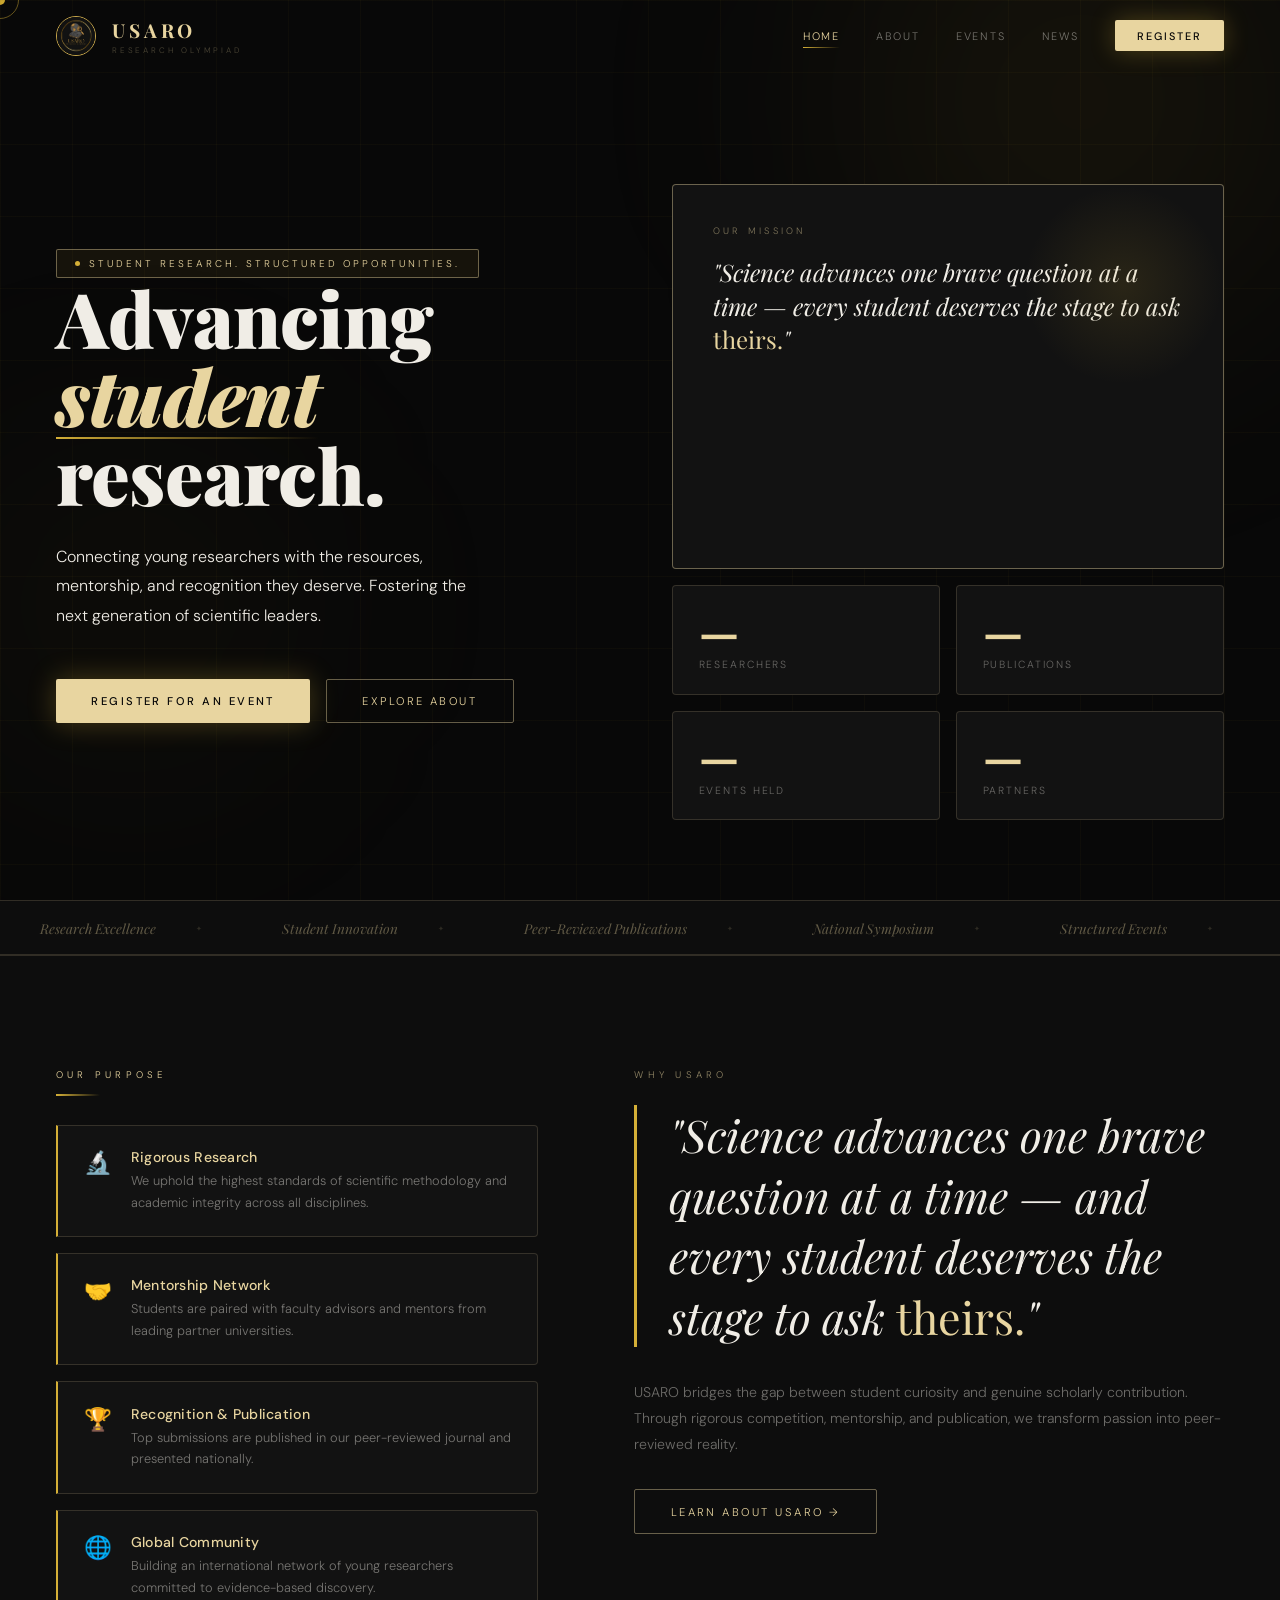
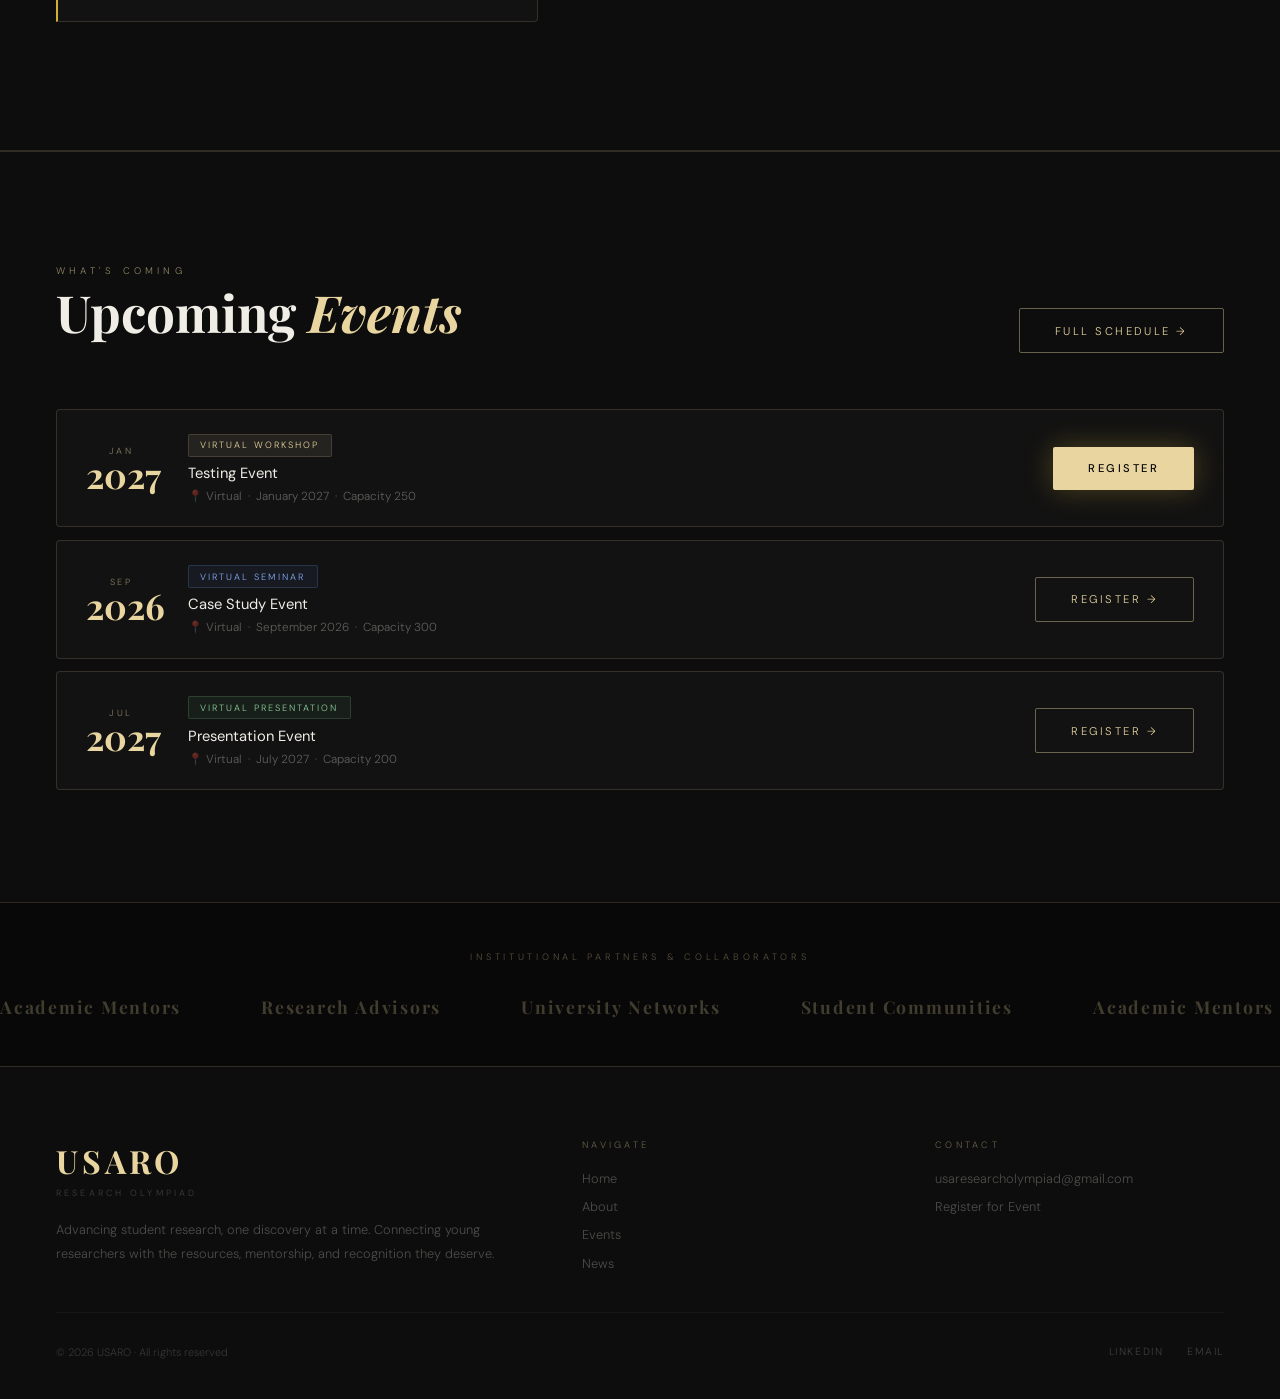
<file: index.html>
<!DOCTYPE html>
<html lang="en">
<head>
  <meta charset="UTF-8">
  <meta name="viewport" content="width=device-width, initial-scale=1.0">
  <title>USARO · Research Olympiad</title>
  <link rel="stylesheet" href="styles.css">
  <style>
    /* ===== HERO ===== */
    #hero {
      min-height: 100vh;
      display: grid;
      grid-template-columns: 1fr 1fr;
      align-items: center;
      gap: 4rem;
      padding: calc(var(--nav-height) + 5rem) 3.5rem 5rem;
      max-width: 1280px;
      margin: 0 auto;
      position: relative;
    }
    .hero-left { position: relative; z-index: 1; }
    .hero-eyebrow {
      display: flex; align-items: center; gap: 1rem;
      margin-bottom: 2rem;
    }
    .hero-eyebrow-line { width: 40px; height: 1px; background: var(--gold-bright); opacity: 0.6; }
    .hero-title {
      font-family: 'Playfair Display', serif;
      font-size: clamp(3.5rem, 6vw, 6rem);
      font-weight: 900;
      line-height: 1.02;
      color: var(--off-white);
      margin-bottom: 1.8rem;
      letter-spacing: -0.01em;
    }
    .hero-title em {
      color: var(--gold);
      font-style: italic;
      position: relative;
      display: inline-block;
    }
    .hero-title em::after {
      content: '';
      position: absolute;
      bottom: -4px; left: 0; right: 0;
      height: 2px;
      background: linear-gradient(90deg, var(--gold-bright), transparent);
    }
    .hero-sub {
      font-size: 1rem;
      opacity: 0.5;
      line-height: 1.85;
      max-width: 420px;
      margin-bottom: 3rem;
    }
    .hero-actions { display: flex; gap: 1rem; flex-wrap: wrap; }

    /* Right side: decorative panel */
    .hero-right {
      position: relative;
      display: flex;
      flex-direction: column;
      gap: 1rem;
      align-self: stretch;
      padding-top: 2rem;
    }
    .hero-card-big {
      background: var(--black-card);
      border: 1px solid var(--gold-border-hi);
      border-radius: 4px;
      padding: 2.5rem;
      position: relative;
      overflow: hidden;
      flex: 1;
    }
    .hero-card-big::before {
      content: '';
      position: absolute;
      top: 0; right: 0;
      width: 200px; height: 200px;
      background: radial-gradient(circle, rgba(212,175,55,0.12) 0%, transparent 70%);
      pointer-events: none;
    }
    .hero-card-big-label {
      font-size: 0.58rem; letter-spacing: 0.35em; text-transform: uppercase;
      color: var(--gold); opacity: 0.5; margin-bottom: 1.2rem;
    }
    .hero-card-big-quote {
      font-family: 'Playfair Display', serif;
      font-size: 1.5rem; font-weight: 400; font-style: italic;
      line-height: 1.4; color: var(--off-white);
    }
    .hero-card-big-quote em { color: var(--gold); font-style: normal; }
    .hero-cards-row { display: grid; grid-template-columns: 1fr 1fr; gap: 1rem; }
    .hero-stat-card {
      background: var(--black-card);
      border: 1px solid var(--gold-border);
      border-radius: 4px;
      padding: 1.4rem 1.6rem;
      transition: border-color 0.25s, box-shadow 0.25s;
    }
    .hero-stat-card:hover {
      border-color: rgba(232,213,160,0.4);
      box-shadow: 0 0 24px rgba(212,175,55,0.08);
    }
    .hero-stat-num {
      font-family: 'Playfair Display', serif;
      font-size: 2.8rem; font-weight: 700;
      color: var(--gold); line-height: 1;
      margin-bottom: 0.3rem;
    }
    .hero-stat-label { font-size: 0.65rem; letter-spacing: 0.18em; text-transform: uppercase; opacity: 0.38; }

    /* ===== MARQUEE STRIP ===== */
    #marquee-strip {
      width: 100%;
      border-top: 1px solid var(--gold-border);
      border-bottom: 1px solid var(--gold-border);
      padding: 1.1rem 0;
      background: var(--black-mid);
      overflow: hidden;
      white-space: nowrap;
    }
    .marquee-track {
      display: flex;
      flex-direction: row;
      align-items: center;
      width: max-content;
      animation: marqueeScroll 32s linear infinite;
    }
    .marquee-track:hover { animation-play-state: paused; }
    .marquee-item {
      font-family: 'Playfair Display', serif;
      font-size: 0.85rem; font-style: italic;
      color: var(--gold); opacity: 0.38;
      white-space: nowrap;
      flex-shrink: 0;
      padding: 0 2.5rem;
      display: inline-flex; align-items: center; gap: 2.5rem;
    }
    .marquee-item::after {
      content: '✦'; font-style: normal; font-size: 0.45rem; opacity: 0.4; flex-shrink: 0;
    }
    @keyframes marqueeScroll {
      from { transform: translateX(0); }
      to   { transform: translateX(-50%); }
    }

    /* ===== MISSION ===== */
    #mission {
      width: 100%;
      background: var(--black-mid);
      border-top: 1px solid var(--gold-border);
      border-bottom: 1px solid var(--gold-border);
    }
    .mission-inner {
      max-width: 1280px; margin: 0 auto;
      padding: 7rem 3.5rem;
      display: grid;
      grid-template-columns: 0.9fr 1.1fr;
      gap: 6rem; align-items: start;
    }
    .mission-number {
      font-family: 'Playfair Display', serif;
      font-size: 10rem; font-weight: 900;
      line-height: 1; color: var(--gold);
      opacity: 0.06; position: absolute;
      top: -2rem; left: -1rem;
      pointer-events: none; select: none;
    }
    .pillar {
      position: relative;
      display: flex; gap: 1.2rem; align-items: flex-start;
      padding: 1.4rem 1.6rem;
      background: var(--black-card);
      border: 1px solid var(--gold-border);
      border-left: 2px solid var(--gold-bright);
      border-radius: 0 4px 4px 0;
      transition: border-color 0.25s, box-shadow 0.3s;
      margin-bottom: 1rem;
    }
    .pillar:hover {
      border-color: var(--gold-border-hi);
      border-left-color: var(--gold-bright);
      box-shadow: 0 0 24px rgba(212,175,55,0.07), -4px 0 0 rgba(212,175,55,0.3);
    }
    .pillar-icon { font-size: 1.4rem; flex-shrink: 0; }
    .pillar-title { font-size: 0.88rem; font-weight: 500; color: var(--gold); margin-bottom: 0.25rem; letter-spacing: 0.02em; }
    .pillar-text  { font-size: 0.8rem; opacity: 0.45; line-height: 1.7; }
    .mission-quote-block { position: sticky; top: 6rem; }
    .mission-big-quote {
      font-family: 'Playfair Display', serif;
      font-size: clamp(2rem, 3.5vw, 3rem);
      font-weight: 400; font-style: italic;
      line-height: 1.35; color: var(--off-white);
      border-left: 3px solid var(--gold-bright);
      padding-left: 2rem;
      margin-bottom: 2rem;
    }
    .mission-big-quote em { color: var(--gold); font-style: normal; }

    /* ===== RESEARCH FEATURED ===== */
    .research-bento {
      display: grid;
      grid-template-columns: 1.4fr 1fr 1fr;
      grid-template-rows: auto auto;
      gap: 1.2rem;
    }
    .r-card {
      background: var(--black-card);
      border: 1px solid var(--gold-border);
      border-radius: 4px; padding: 2rem;
      transition: border-color 0.3s, transform 0.3s, box-shadow 0.3s;
      position: relative; overflow: hidden;
    }
    .r-card::before {
      content: '';
      position: absolute; bottom: 0; right: 0;
      width: 120px; height: 120px;
      background: radial-gradient(circle, rgba(212,175,55,0.06) 0%, transparent 70%);
      pointer-events: none;
    }
    .r-card:hover {
      border-color: rgba(232,213,160,0.4);
      transform: translateY(-4px);
      box-shadow: 0 12px 48px rgba(0,0,0,0.4), 0 0 24px rgba(212,175,55,0.07);
    }
    .r-card.featured { grid-row: span 2; display: flex; flex-direction: column; justify-content: space-between; }
    .r-card-num {
      font-family: 'Playfair Display', serif;
      font-size: 4rem; font-weight: 900; color: var(--gold);
      opacity: 0.08; position: absolute; top: 0.5rem; right: 1rem;
      line-height: 1; pointer-events: none;
    }
    .r-title {
      font-family: 'Playfair Display', serif;
      font-size: 1.2rem; font-weight: 700; line-height: 1.28;
      margin: 0.8rem 0 0.7rem; color: var(--off-white);
    }
    .r-card.featured .r-title { font-size: 1.6rem; }
    .r-abstract { font-size: 0.78rem; opacity: 0.42; line-height: 1.8; margin-bottom: 1.2rem; }
    .r-footer {
      display: flex; justify-content: space-between; align-items: center;
      padding-top: 1rem; border-top: 1px solid rgba(255,255,255,0.05);
      font-size: 0.7rem;
    }
    .r-author { color: var(--gold); opacity: 0.55; }
    .r-year { opacity: 0.28; }

    /* ===== TEAM PREVIEW ===== */
    .team-strip { display: grid; grid-template-columns: repeat(4, 1fr); gap: 1.2rem; }
    .t-card {
      background: var(--black-card);
      border: 1px solid var(--gold-border);
      border-radius: 4px; padding: 1.8rem 1.4rem;
      text-align: center;
      transition: border-color 0.3s, transform 0.3s, box-shadow 0.3s;
      position: relative; overflow: hidden;
    }
    .t-card:hover {
      border-color: rgba(232,213,160,0.38);
      transform: translateY(-4px);
      box-shadow: 0 12px 40px rgba(0,0,0,0.35), 0 0 20px rgba(212,175,55,0.07);
    }
    .t-card::after {
      content: '';
      position: absolute; top: 0; left: 50%; transform: translateX(-50%);
      width: 60%; height: 1px;
      background: linear-gradient(90deg, transparent, var(--gold-bright), transparent);
      opacity: 0; transition: opacity 0.3s;
    }
    .t-card:hover::after { opacity: 0.4; }
    .t-avatar {
      width: 70px; height: 70px; border-radius: 50%;
      background: linear-gradient(135deg, var(--black-raised), var(--slate));
      border: 2px solid rgba(232,213,160,0.2);
      margin: 0 auto 1.1rem;
      display: flex; align-items: center; justify-content: center;
      font-family: 'Playfair Display', serif;
      font-size: 1.5rem; color: var(--gold);
      box-shadow: 0 0 20px rgba(212,175,55,0.1);
    }
    .t-name { font-family: 'Playfair Display', serif; font-size: 1.05rem; color: var(--gold); margin-bottom: 0.25rem; }
    .t-role { font-size: 0.62rem; letter-spacing: 0.16em; text-transform: uppercase; opacity: 0.35; }

    /* ===== EVENTS MINI ===== */
    #event-strip { width: 100%; background: var(--black-mid); border-top: 1px solid var(--gold-border); }
    .event-list { display: flex; flex-direction: column; gap: 0.8rem; margin-top: 2.5rem; }
    .event-row {
      display: grid; grid-template-columns: 70px 1fr auto;
      gap: 2rem; align-items: center;
      padding: 1.4rem 1.8rem;
      background: var(--black-card);
      border: 1px solid var(--gold-border);
      border-radius: 4px;
      transition: border-color 0.25s, box-shadow 0.25s;
    }
    .event-row:hover {
      border-color: rgba(232,213,160,0.32);
      box-shadow: 0 0 24px rgba(212,175,55,0.06);
    }
    .event-date { text-align: center; }
    .event-month { font-size: 0.56rem; letter-spacing: 0.28em; text-transform: uppercase; color: var(--gold); opacity: 0.55; }
    .event-day { font-family: 'Playfair Display', serif; font-size: 2.2rem; color: var(--gold); font-weight: 700; line-height: 1; }
    .event-title { font-size: 0.92rem; font-weight: 400; color: var(--off-white); margin-bottom: 0.3rem; }
    .event-meta-txt { font-size: 0.73rem; opacity: 0.35; }

    /* ===== PARTNERS MARQUEE ===== */
    #partners {
      width: 100%;
      border-top: 1px solid var(--gold-border);
      padding: 3rem 0;
      overflow: hidden;
    }
    .partners-label {
      text-align: center;
      font-size: 0.58rem; letter-spacing: 0.4em; text-transform: uppercase;
      color: var(--gold); opacity: 0.35; margin-bottom: 2rem;
    }
    .partners-scroll { display: flex; gap: 5rem; animation: marqueeScroll 20s linear infinite; white-space: nowrap; }
    .partner-name {
      font-family: 'Playfair Display', serif;
      font-size: 1.1rem; font-weight: 700;
      color: var(--gold); opacity: 0.25;
      letter-spacing: 0.1em;
      transition: opacity 0.25s;
      flex-shrink: 0;
    }
    .partner-name:hover { opacity: 0.7; }

    @media (max-width: 1024px) {
      #hero { grid-template-columns: 1fr; }
      .hero-right { display: none; }
      .research-bento { grid-template-columns: 1fr 1fr; }
      .r-card.featured { grid-row: span 1; }
      .team-strip { grid-template-columns: repeat(2, 1fr); }
      .mission-inner { grid-template-columns: 1fr; gap: 3rem; }
      .mission-quote-block { position: relative; top: 0; }
    }
    @media (max-width: 768px) {
      #hero { padding: calc(var(--nav-height) + 3rem) 1.5rem 4rem; }
      .research-bento { grid-template-columns: 1fr; }
      .team-strip { grid-template-columns: 1fr 1fr; }
      .event-row { grid-template-columns: 60px 1fr; }
      .event-row .btn-outline { display: none; }
    }
  </style>
</head>
<body>

<div id="cursor"></div>
<div id="cursor-ring"></div>
<div class="grid-bg"></div>
<div class="orb orb-1"></div>
<div class="orb orb-2"></div>

<!-- NAV -->
<nav id="nav">
  <a href="index.html" class="nav-brand">
    <img src="USARO LOGO.png" alt="USARO" class="nav-logo-img">
    <div>
      <span class="nav-wordmark-main">USARO</span>
      <span class="nav-wordmark-sub">Research Olympiad</span>
    </div>
  </a>
  <div class="nav-links">
    <a href="index.html">Home</a>
    <a href="about.html">About</a>
    <a href="events.html">Events</a>
    <a href="news.html">News</a>
    <a href="events.html#register" class="nav-cta">Register</a>
  </div>
  <button id="hamburger" aria-label="Menu">☰</button>
</nav>
<div class="mobile-menu" id="mobile-menu">
  <a href="index.html">Home</a>
  <a href="about.html">About</a>
  <a href="events.html">Events</a>
  <a href="news.html">News</a>
  <a href="events.html#register">Register</a>
</div>

<!-- HERO -->
<div id="hero">
  <div class="hero-left">
    <div class="nsri-badge hero-animate"><div class="nsri-dot"></div> Student research. Structured opportunities.</div>
    <h1 class="hero-title hero-animate">
      Advancing<br><em>student</em><br>research.
    </h1>
    <p class="hero-sub hero-animate">
      Connecting young researchers with the resources, mentorship, and recognition they deserve. Fostering the next generation of scientific leaders.
    </p>
    <div class="hero-actions hero-animate">
      <a href="events.html#register" class="btn-primary">Register for an Event</a>
      <a href="about.html" class="btn-outline">Explore About</a>
    </div>
  </div>
  <div class="hero-right hero-animate">
    <div class="hero-card-big">
      <div class="hero-card-big-label">Our Mission</div>
      <div class="hero-card-big-quote">
        "Science advances one brave question at a time — every student deserves the stage to ask <em>theirs.</em>"
      </div>
    </div>
    <div class="hero-cards-row">
      <div class="hero-stat-card">
        <div class="hero-stat-num count-up" data-count="0">—</div>
        <div class="hero-stat-label">Researchers</div>
      </div>
      <div class="hero-stat-card">
        <div class="hero-stat-num count-up" data-count="0">—</div>
        <div class="hero-stat-label">Publications</div>
      </div>
      <div class="hero-stat-card">
        <div class="hero-stat-num count-up" data-count="0">—</div>
        <div class="hero-stat-label">Events Held</div>
      </div>
      <div class="hero-stat-card">
        <div class="hero-stat-num count-up" data-count="0">—</div>
        <div class="hero-stat-label">Partners</div>
      </div>
    </div>
  </div>
</div>

<!-- MARQUEE STRIP -->
<div id="marquee-strip">
  <div class="marquee-track">
    <span class="marquee-item">Research Excellence</span>
    <span class="marquee-item">Student Innovation</span>
    <span class="marquee-item">Peer-Reviewed Publications</span>
    <span class="marquee-item">National Symposium</span>
    <span class="marquee-item">Structured Events</span>
    <span class="marquee-item">Mentorship Network</span>
    <span class="marquee-item">Scientific Discovery</span>
    <span class="marquee-item">Academic Integrity</span>
    <span class="marquee-item">Research Excellence</span>
    <span class="marquee-item">Student Innovation</span>
    <span class="marquee-item">Peer-Reviewed Publications</span>
    <span class="marquee-item">National Symposium</span>
    <span class="marquee-item">Structured Events</span>
    <span class="marquee-item">Mentorship Network</span>
    <span class="marquee-item">Scientific Discovery</span>
    <span class="marquee-item">Academic Integrity</span>
  </div>
</div>

<!-- MISSION -->
<div id="mission">
  <div class="mission-inner">
    <div>
      <div class="section-label reveal">Our Purpose</div>
      <div class="gold-line reveal"></div>
      <div class="pillars">
        <div class="pillar reveal reveal-delay-1">
          <div class="pillar-icon">🔬</div>
          <div><div class="pillar-title">Rigorous Research</div><div class="pillar-text">We uphold the highest standards of scientific methodology and academic integrity across all disciplines.</div></div>
        </div>
        <div class="pillar reveal reveal-delay-2">
          <div class="pillar-icon">🤝</div>
          <div><div class="pillar-title">Mentorship Network</div><div class="pillar-text">Students are paired with faculty advisors and mentors from leading partner universities.</div></div>
        </div>
        <div class="pillar reveal reveal-delay-3">
          <div class="pillar-icon">🏆</div>
          <div><div class="pillar-title">Recognition & Publication</div><div class="pillar-text">Top submissions are published in our peer-reviewed journal and presented nationally.</div></div>
        </div>
        <div class="pillar reveal reveal-delay-4">
          <div class="pillar-icon">🌐</div>
          <div><div class="pillar-title">Global Community</div><div class="pillar-text">Building an international network of young researchers committed to evidence-based discovery.</div></div>
        </div>
      </div>
    </div>
    <div class="mission-quote-block reveal reveal-delay-2">
      <div class="section-label" style="margin-bottom:1.5rem;">Why USARO</div>
      <blockquote class="mission-big-quote">
        "Science advances one brave question at a time — and every student deserves the stage to ask <em>theirs.</em>"
      </blockquote>
      <p style="font-size:0.88rem;opacity:0.42;line-height:1.85;margin-bottom:2rem;">
        USARO bridges the gap between student curiosity and genuine scholarly contribution. Through rigorous competition, mentorship, and publication, we transform passion into peer-reviewed reality.
      </p>
      <a href="about.html" class="btn-outline">Learn About USARO →</a>
    </div>
  </div>
</div>

<!-- FEATURED RESEARCH
<section>
  <div class="section-header reveal">
    <div>
      <div class="section-label">Featured Research</div>
      <h2 class="section-title">Recent <em>Publications</em></h2>
    </div>
    <a href="about.html" class="btn-outline">About USARO →</a>
  </div>
  <div class="research-bento">
    <div class="r-card featured reveal">
      <div class="r-card-num">01</div>
      <div>
        <span class="tag">Mathematical Epidemiology</span>
        <h3 class="r-title"><a href="https://arxiv.org/pdf/2103.00181" target="_blank" rel="noreferrer">Analysis, Prediction, and Control of Epidemics: A Survey from Scalar to Dynamic Network Models</a></h3>
        <p class="r-abstract">This survey reviews epidemic dynamics from classic population systems to modern network models, showing how mathematical tools inform prediction, control, and public-health strategy.</p>
        <div class="r-footer">
          <span class="r-author">Lorenzo Zino and Ming Cao</span>
          <span class="r-year">2021</span>
        </div>
      </div>
      <a href="https://arxiv.org/pdf/2103.00181" target="_blank" rel="noreferrer" class="btn-ghost" style="margin-top:1.5rem;">Read Paper →</a>
    </div>
    <div class="r-card reveal reveal-delay-1">
      <div class="r-card-num">02</div>
      <span class="tag">Economic Studies</span>
      <h3 class="r-title"><a href="https://www.aeaweb.org/articles?id=10.1257/pandp.20261000" target="_blank" rel="noreferrer">Where Are the Streets of Gold, and Why? A New Approach to Cross-Country Analysis and an Application to Immigrant Assimilation</a></h3>
      <p class="r-abstract">A new approach to cross-country analysis reveals how educational and vocational institutions shape immigrant upward mobility across the Anglosphere and continental Europe.</p>
      <div class="r-footer"><span class="r-author">Ran Abramitzky and Leah Boustan</span><span class="r-year">2026</span></div>
    </div>
    <div class="r-card reveal reveal-delay-2">
      <div class="r-card-num">03</div>
      <span class="tag">Network Security</span>
      <h3 class="r-title"><a href="https://link.springer.com/content/pdf/10.1007/0-387-34805-0_5.pdf" target="_blank" rel="noreferrer">The use of Encryption in Kerberos for Network Authentication</a></h3>
      <p class="r-abstract">This paper describes how Kerberos uses private-key encryption and a trusted third party to authenticate users and services securely across untrusted networks.</p>
      <div class="r-footer"><span class="r-author">John T. Kohl</span><span class="r-year">1990</span></div>
    </div>
    <div class="r-card reveal reveal-delay-3">
      <div class="r-card-num">04</div>
      <span class="tag">AI Economics</span>
      <h3 class="r-title"><a href="https://www.nber.org/books-and-chapters/economics-transformative-ai/introduction-economics-transformative-ai" target="_blank" rel="noreferrer">The Economics of Transformative AI</a></h3>
      <p class="r-abstract">This work outlines how transformative AI reshapes economic growth, innovation, and labor markets while highlighting the need for frameworks that balance opportunity and systemic risk.</p>
      <div class="r-footer"><span class="r-author">Ajay K. Agrawal, Erik Brynjolfsson & Anton Korinek</span><span class="r-year">2025</span></div>
    </div>
  </div>
</section>
 -->
<!-- EVENTS STRIP -->
<div id="event-strip">
<section style="padding-top:0;padding-bottom:0;">
  <div style="padding:7rem 0;">
    <div class="section-header reveal">
      <div>
        <div class="section-label">What's Coming</div>
        <h2 class="section-title">Upcoming <em>Events</em></h2>
      </div>
      <a href="events.html" class="btn-outline">Full Schedule →</a>
    </div>
    <div class="event-list">
      <div class="event-row reveal reveal-delay-1">
        <div class="event-date"><div class="event-month">JAN</div><div class="event-day">2027</div></div>
        <div>
          <div style="margin-bottom:0.4rem;"><span class="tag">Virtual Workshop</span></div>
          <div class="event-title">Testing Event</div>
          <div class="event-meta-txt">📍 Virtual &nbsp;·&nbsp; January 2027 &nbsp;·&nbsp; Capacity 250</div>
        </div>
        <a href="events.html#register" class="btn-primary">Register</a>
      </div>
      <div class="event-row reveal reveal-delay-2">
        <div class="event-date"><div class="event-month">SEP</div><div class="event-day">2026</div></div>
        <div>
          <div style="margin-bottom:0.4rem;"><span class="tag tag-blue">Virtual Seminar</span></div>
          <div class="event-title">Case Study Event</div>
          <div class="event-meta-txt">📍 Virtual &nbsp;·&nbsp; September 2026 &nbsp;·&nbsp; Capacity 300</div>
        </div>
        <a href="events.html#register" class="btn-outline">Register →</a>
      </div>
      <div class="event-row reveal reveal-delay-3">
        <div class="event-date"><div class="event-month">JUL</div><div class="event-day">2027</div></div>
        <div>
          <div style="margin-bottom:0.4rem;"><span class="tag tag-green">Virtual Presentation</span></div>
          <div class="event-title">Presentation Event</div>
          <div class="event-meta-txt">📍 Virtual &nbsp;·&nbsp; July 2027 &nbsp;·&nbsp; Capacity 200</div>
        </div>
        <a href="events.html#register" class="btn-outline">Register →</a>
      </div>
    </div>
  </div>
</section>
</div>

<!-- PARTNERS -->
<div id="partners">
  <div class="partners-label">Institutional Partners & Collaborators</div>
  <div style="overflow:hidden;">
    <div class="partners-scroll">
      <span class="partner-name">Academic Mentors</span>
      <span class="partner-name">Research Advisors</span>
      <span class="partner-name">University Networks</span>
      <span class="partner-name">Student Communities</span>
      <span class="partner-name">Academic Mentors</span>
      <span class="partner-name">Research Advisors</span>
      <span class="partner-name">University Networks</span>
      <span class="partner-name">Student Communities</span>
    </div>
  </div>
</div>

<!-- FOOTER -->
<footer id="footer">
  <div class="footer-inner">
    <div>
      <div class="footer-brand-name">USARO</div>
      <div class="footer-brand-sub">Research Olympiad</div>
      <p class="footer-desc">Advancing student research, one discovery at a time. Connecting young researchers with the resources, mentorship, and recognition they deserve.</p>
    </div>
    <div>
      <div class="footer-col-title">Navigate</div>
      <div class="footer-col-links">
        <a href="index.html">Home</a>
        <a href="about.html">About</a>
        <a href="events.html">Events</a>
        <a href="news.html">News</a>
      </div>
    </div>
    <div>
      <div class="footer-col-title">Contact</div>
      <div class="footer-col-links">
        <a href="mailto:usaresearcholympiad@gmail.com">usaresearcholympiad@gmail.com</a>
        <a href="events.html#register">Register for Event</a>
      </div>
    </div>
  </div>
  <div class="footer-bottom">
    <span class="footer-copy">© 2026 USARO · All rights reserved</span>
    <div class="footer-social">
      <a href="https://www.linkedin.com/company/usaro-research-olympiad/" target="_blank" rel="noreferrer">LinkedIn</a>
      <a href="mailto:usaresearcholympiad@gmail.com">Email</a>
    </div>
  </div>
</footer>

<script src="app.js"></script>
</body>
</html>
</file>
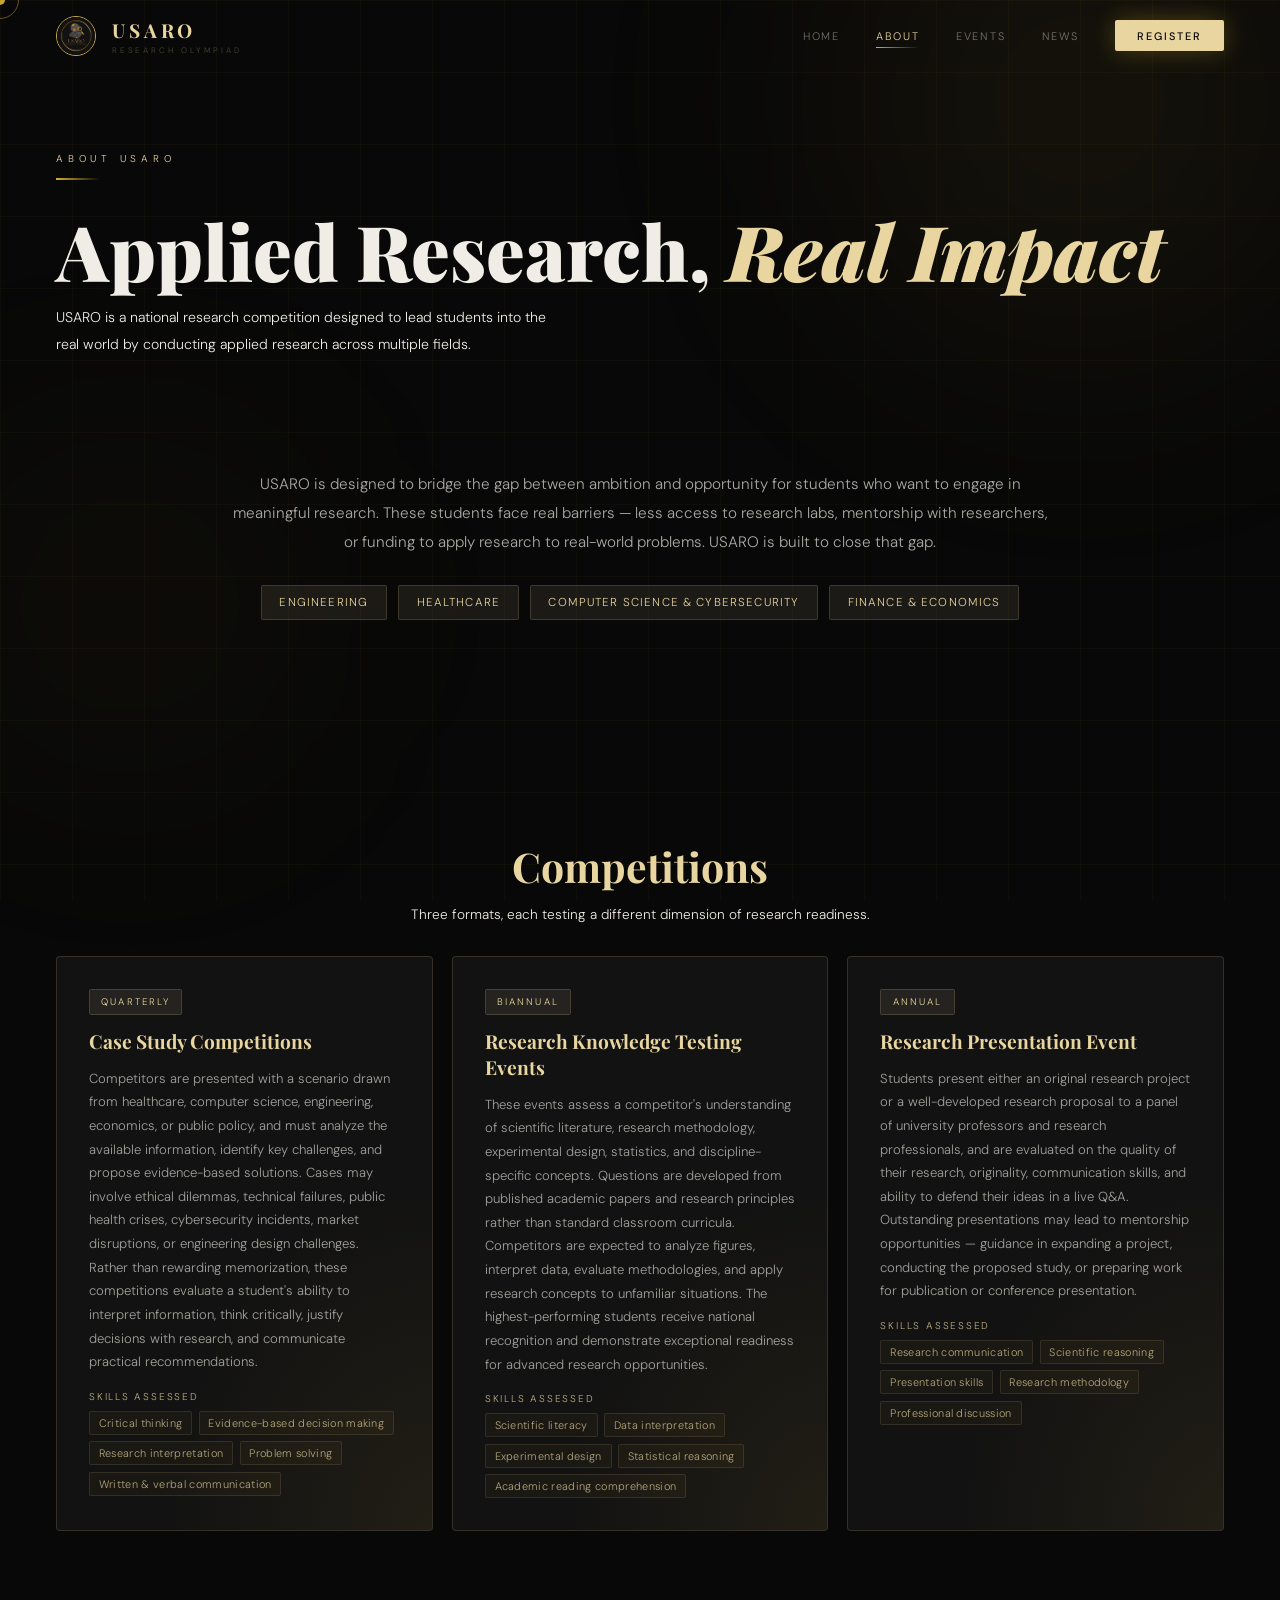
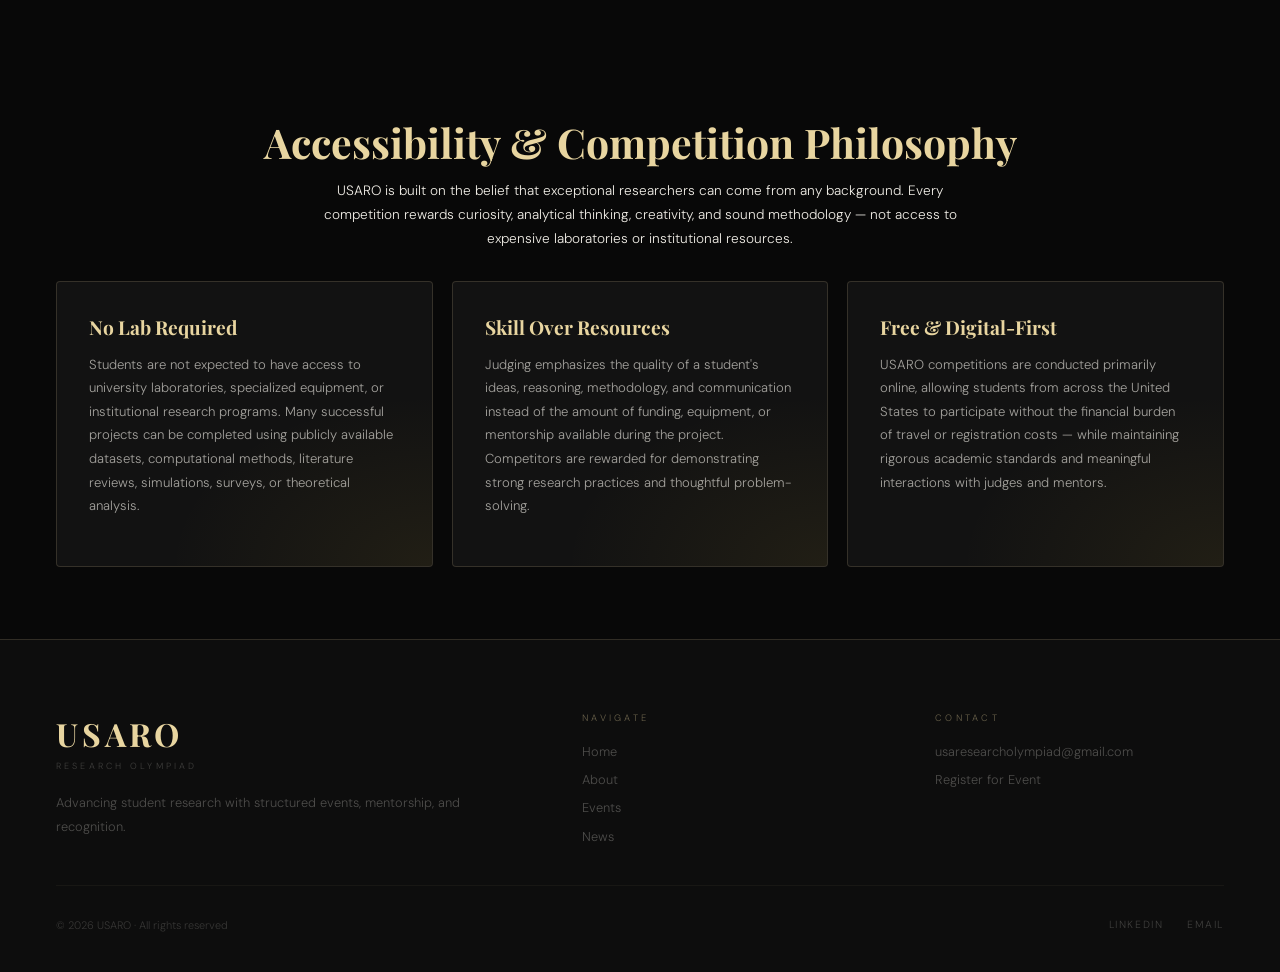
<file: about.html>
<!DOCTYPE html>
<html lang="en">
<head>
  <meta charset="UTF-8">
  <meta name="viewport" content="width=device-width, initial-scale=1.0">
  <title>About · USARO</title>
  <link rel="stylesheet" href="styles.css">
  <style>
    .about-grid {
      display: grid;
      grid-template-columns: repeat(3, 1fr);
      gap: 1.2rem;
    }
    .about-card {
      background: var(--black-card);
      border: 1px solid var(--gold-border);
      border-radius: 4px;
      padding: 2rem;
      position: relative;
      overflow: hidden;
      transition: border-color 0.3s, transform 0.3s, box-shadow 0.3s;
    }
    .about-card::before {
      content: '';
      position: absolute;
      inset: 0;
      background: radial-gradient(ellipse 70% 60% at 100% 100%, rgba(212,175,55,0.08), transparent);
      pointer-events: none;
    }
    .about-card:hover {
      border-color: rgba(232,213,160,0.4);
      transform: translateY(-4px);
      box-shadow: 0 12px 42px rgba(0,0,0,0.35), 0 0 24px rgba(212,175,55,0.06);
    }
    .about-card h3 {
      font-family: 'Playfair Display', serif;
      font-size: 1.2rem;
      color: var(--gold);
      margin-bottom: 0.8rem;
    }
    .about-card p {
      font-size: 0.82rem;
      opacity: 0.65;
      line-height: 1.8;
      margin-bottom: 1rem;
    }
    .about-card .pill {
      display: inline-block;
      font-size: 0.6rem;
      letter-spacing: 0.22em;
      text-transform: uppercase;
      color: var(--gold);
      background: var(--gold-dim);
      border: 1px solid var(--gold-border);
      padding: 0.35rem 0.7rem;
      border-radius: 2px;
      margin-bottom: 0.8rem;
    }

    /* Skills list inside competition cards */
    .skills-label {
      font-size: 0.62rem;
      letter-spacing: 0.18em;
      text-transform: uppercase;
      color: var(--gold);
      opacity: 0.8;
      margin-bottom: 0.5rem;
    }
    .skills-list {
      list-style: none;
      padding: 0;
      margin: 0;
      display: flex;
      flex-wrap: wrap;
      gap: 0.4rem;
    }
    .skills-list li {
      font-size: 0.68rem;
      letter-spacing: 0.03em;
      color: var(--gold);
      opacity: 0.75;
      background: rgba(212,175,55,0.06);
      border: 1px solid var(--gold-border);
      padding: 0.25rem 0.55rem;
      border-radius: 2px;
    }

    /* Mission / intro section */
    .mission-block {
      max-width: 820px;
      margin: 0 auto 1.8rem;
      text-align: center;
    }
    .mission-block p {
      font-size: 0.95rem;
      line-height: 1.9;
      opacity: 0.7;
      margin-bottom: 1.2rem;
    }

    /* Field tags */
    .fields-row {
      display: flex;
      flex-wrap: wrap;
      justify-content: center;
      gap: 0.7rem;
      margin-bottom: 2.2rem;
    }
    .field-tag {
      font-size: 0.72rem;
      letter-spacing: 0.1em;
      text-transform: uppercase;
      color: var(--gold);
      border: 1px solid var(--gold-border);
      background: var(--gold-dim);
      padding: 0.55rem 1.1rem;
      border-radius: 2px;
    }

    .section-heading {
      font-family: 'Playfair Display', serif;
      font-size: clamp(1.8rem, 3.2vw, 2.6rem);
      text-align: center;
      color: var(--gold);
      margin-bottom: 0.6rem;
    }
    .section-subdesc {
      text-align: center;
      font-size: 0.85rem;
      opacity: 0.55;
      max-width: 640px;
      margin: 0 auto 1.8rem;
      line-height: 1.8;
    }

    .section-spacer {
      margin-top: 2.5rem;
    }

    .page-hero {
      padding-bottom: 2.5rem;
    }

    section {
      padding-top: 4.5rem;
      padding-bottom: 4.5rem;
    }

    @media (max-width: 900px) {
      .about-grid { grid-template-columns: 1fr; }
    }
  </style>
</head>
<body>
<div id="cursor"></div><div id="cursor-ring"></div>
<div class="grid-bg"></div><div class="orb orb-1"></div><div class="orb orb-2"></div>

<nav id="nav">
  <a href="index.html" class="nav-brand">
    <img src="USARO LOGO.png" alt="USARO" class="nav-logo-img">
    <div><span class="nav-wordmark-main">USARO</span><span class="nav-wordmark-sub">Research Olympiad</span></div>
  </a>
  <div class="nav-links">
    <a href="index.html">Home</a>
    <a href="about.html" class="active">About</a>
    <a href="events.html">Events</a>
    <a href="news.html">News</a>
    <a href="events.html#register" class="nav-cta">Register</a>
  </div>
  <button id="hamburger" aria-label="Menu">☰</button>
</nav>
<div class="mobile-menu" id="mobile-menu">
  <a href="index.html">Home</a>
  <a href="about.html">About</a>
  <a href="events.html">Events</a>
  <a href="news.html">News</a>
  <a href="events.html#register">Register</a>
</div>

<div class="page-hero">
  <div class="eyebrow hero-animate">About USARO</div>
  <div class="gold-line"></div>
  <h1 class="section-title hero-animate" style="font-size:clamp(2.8rem,6vw,5.5rem);font-family:'Playfair Display',serif;font-weight:900;">
    Applied Research, <em>Real Impact</em>
  </h1>
  <p class="section-desc hero-animate">USARO is a national research competition designed to lead students into the real world by conducting applied research across multiple fields.</p>
</div>

<section>
  <div class="mission-block reveal">
    <p>USARO is designed to bridge the gap between ambition and opportunity for students who want to engage in meaningful research. These students face real barriers &mdash; less access to research labs, mentorship with researchers, or funding to apply research to real-world problems. USARO is built to close that gap.</p>
  </div>

  <div class="fields-row reveal">
    <span class="field-tag">Engineering</span>
    <span class="field-tag">Healthcare</span>
    <span class="field-tag">Computer Science &amp; Cybersecurity</span>
    <span class="field-tag">Finance &amp; Economics</span>
  </div>
</section>

<section class="section-spacer">
  <h2 class="section-heading reveal">Competitions</h2>
  <p class="section-subdesc reveal">Three formats, each testing a different dimension of research readiness.</p>

  <div class="about-grid">
    <div class="about-card reveal">
      <span class="pill">Quarterly</span>
      <h3>Case Study Competitions</h3>
      <p>Competitors are presented with a scenario drawn from healthcare, computer science, engineering, economics, or public policy, and must analyze the available information, identify key challenges, and propose evidence-based solutions. Cases may involve ethical dilemmas, technical failures, public health crises, cybersecurity incidents, market disruptions, or engineering design challenges. Rather than rewarding memorization, these competitions evaluate a student's ability to interpret information, think critically, justify decisions with research, and communicate practical recommendations.</p>
      <div class="skills-label">Skills Assessed</div>
      <ul class="skills-list">
        <li>Critical thinking</li>
        <li>Evidence-based decision making</li>
        <li>Research interpretation</li>
        <li>Problem solving</li>
        <li>Written &amp; verbal communication</li>
      </ul>
    </div>

    <div class="about-card reveal reveal-delay-1">
      <span class="pill">Biannual</span>
      <h3>Research Knowledge Testing Events</h3>
      <p>These events assess a competitor's understanding of scientific literature, research methodology, experimental design, statistics, and discipline-specific concepts. Questions are developed from published academic papers and research principles rather than standard classroom curricula. Competitors are expected to analyze figures, interpret data, evaluate methodologies, and apply research concepts to unfamiliar situations. The highest-performing students receive national recognition and demonstrate exceptional readiness for advanced research opportunities.</p>
      <div class="skills-label">Skills Assessed</div>
      <ul class="skills-list">
        <li>Scientific literacy</li>
        <li>Data interpretation</li>
        <li>Experimental design</li>
        <li>Statistical reasoning</li>
        <li>Academic reading comprehension</li>
      </ul>
    </div>

    <div class="about-card reveal reveal-delay-2">
      <span class="pill">Annual</span>
      <h3>Research Presentation Event</h3>
      <p>Students present either an original research project or a well-developed research proposal to a panel of university professors and research professionals, and are evaluated on the quality of their research, originality, communication skills, and ability to defend their ideas in a live Q&amp;A. Outstanding presentations may lead to mentorship opportunities &mdash; guidance in expanding a project, conducting the proposed study, or preparing work for publication or conference presentation.</p>
      <div class="skills-label">Skills Assessed</div>
      <ul class="skills-list">
        <li>Research communication</li>
        <li>Scientific reasoning</li>
        <li>Presentation skills</li>
        <li>Research methodology</li>
        <li>Professional discussion</li>
      </ul>
    </div>
  </div>
</section>

<section class="section-spacer">
  <h2 class="section-heading reveal">Accessibility &amp; Competition Philosophy</h2>
  <p class="section-subdesc reveal">USARO is built on the belief that exceptional researchers can come from any background. Every competition rewards curiosity, analytical thinking, creativity, and sound methodology &mdash; not access to expensive laboratories or institutional resources.</p>

  <div class="about-grid">
    <div class="about-card reveal">
      <h3>No Lab Required</h3>
      <p>Students are not expected to have access to university laboratories, specialized equipment, or institutional research programs. Many successful projects can be completed using publicly available datasets, computational methods, literature reviews, simulations, surveys, or theoretical analysis.</p>
    </div>

    <div class="about-card reveal reveal-delay-1">
      <h3>Skill Over Resources</h3>
      <p>Judging emphasizes the quality of a student's ideas, reasoning, methodology, and communication instead of the amount of funding, equipment, or mentorship available during the project. Competitors are rewarded for demonstrating strong research practices and thoughtful problem-solving.</p>
    </div>

    <div class="about-card reveal reveal-delay-2">
      <h3>Free &amp; Digital-First</h3>
      <p>USARO competitions are conducted primarily online, allowing students from across the United States to participate without the financial burden of travel or registration costs &mdash; while maintaining rigorous academic standards and meaningful interactions with judges and mentors.</p>
    </div>
  </div>
</section>

<footer id="footer">
  <div class="footer-inner">
    <div>
      <div class="footer-brand-name">USARO</div>
      <div class="footer-brand-sub">Research Olympiad</div>
      <p class="footer-desc">Advancing student research with structured events, mentorship, and recognition.</p>
    </div>
    <div>
      <div class="footer-col-title">Navigate</div>
      <div class="footer-col-links">
        <a href="index.html">Home</a>
        <a href="about.html">About</a>
        <a href="events.html">Events</a>
        <a href="news.html">News</a>
      </div>
    </div>
    <div>
      <div class="footer-col-title">Contact</div>
      <div class="footer-col-links">
        <a href="mailto:usaresearcholympiad@gmail.com">usaresearcholympiad@gmail.com</a>
        <a href="events.html#register">Register for Event</a>
      </div>
    </div>
  </div>
  <div class="footer-bottom">
    <span class="footer-copy">© 2026 USARO · All rights reserved</span>
    <div class="footer-social">
      <a href="https://www.linkedin.com/company/usaro-research-olympiad/" target="_blank" rel="noreferrer">LinkedIn</a>
      <a href="mailto:usaresearcholympiad@gmail.com">Email</a>
    </div>
  </div>
</footer>

<script src="app.js"></script>
</body>
</html>
</file>
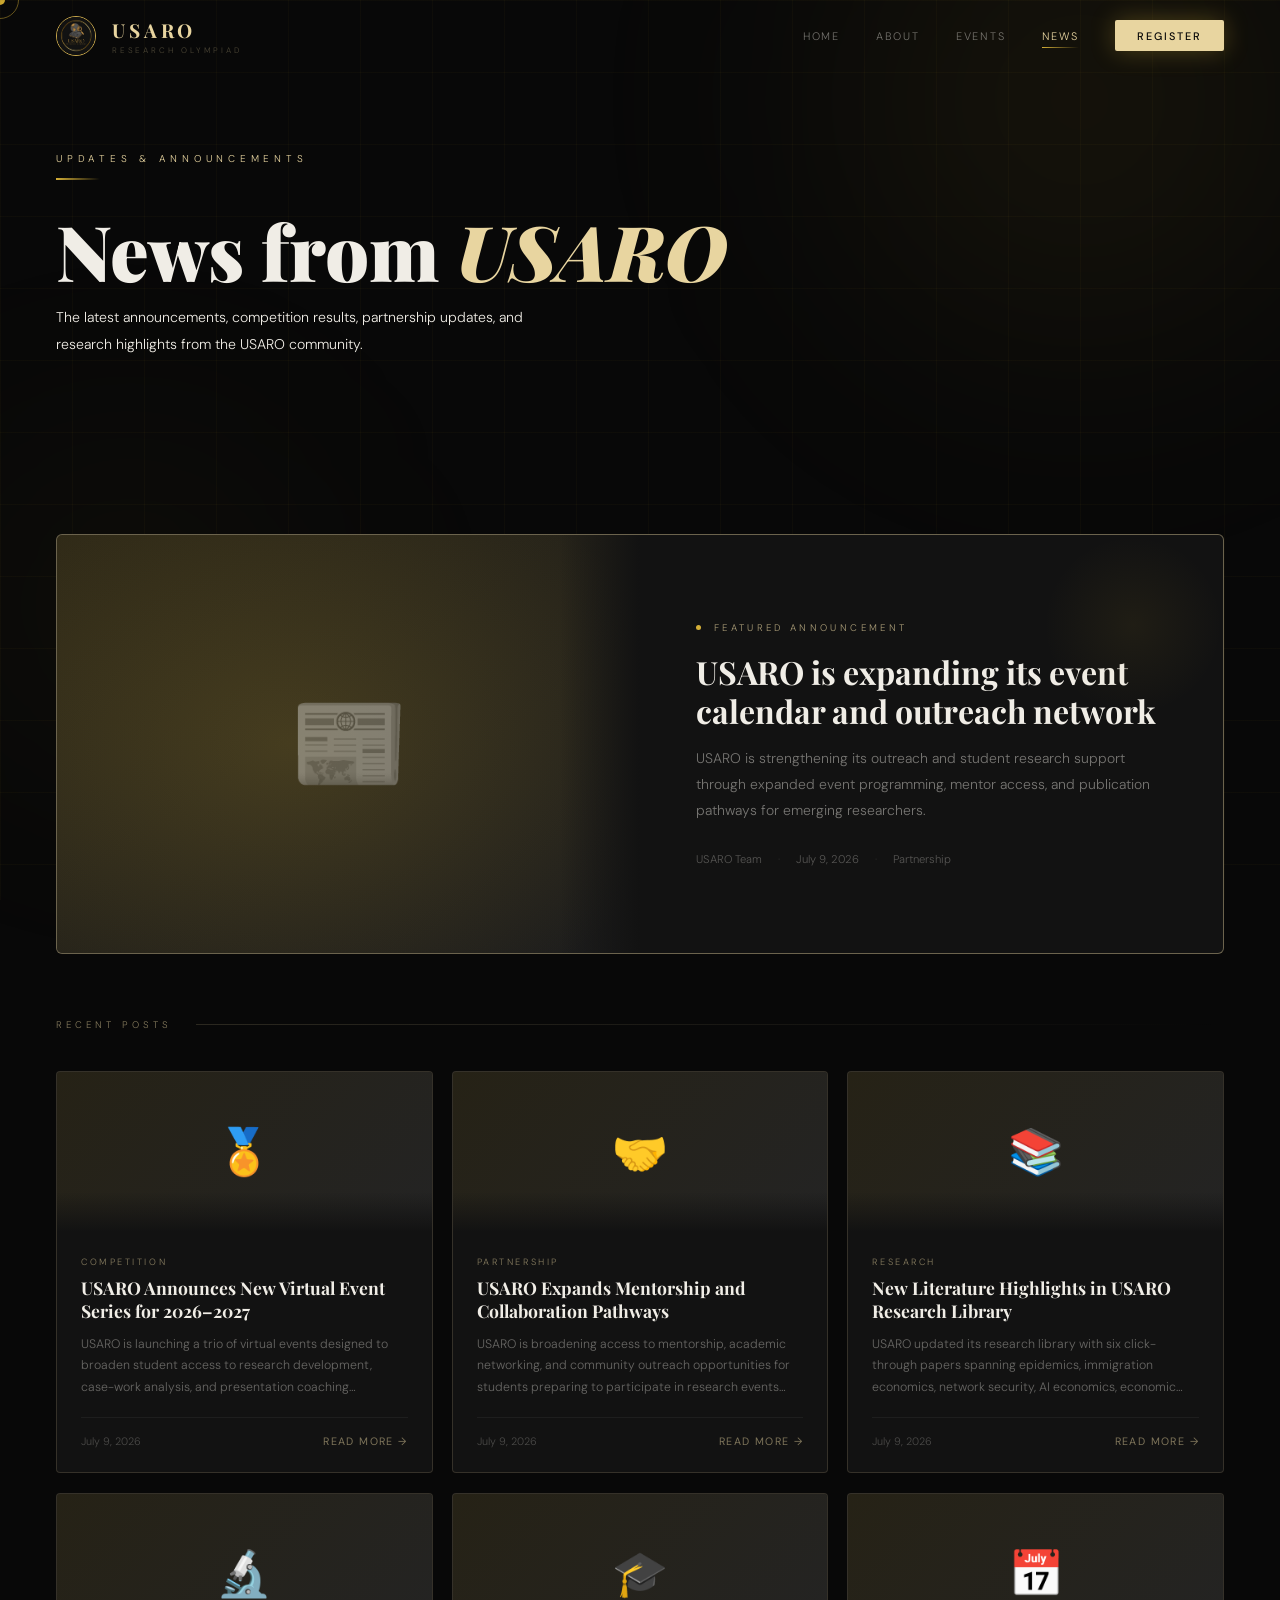
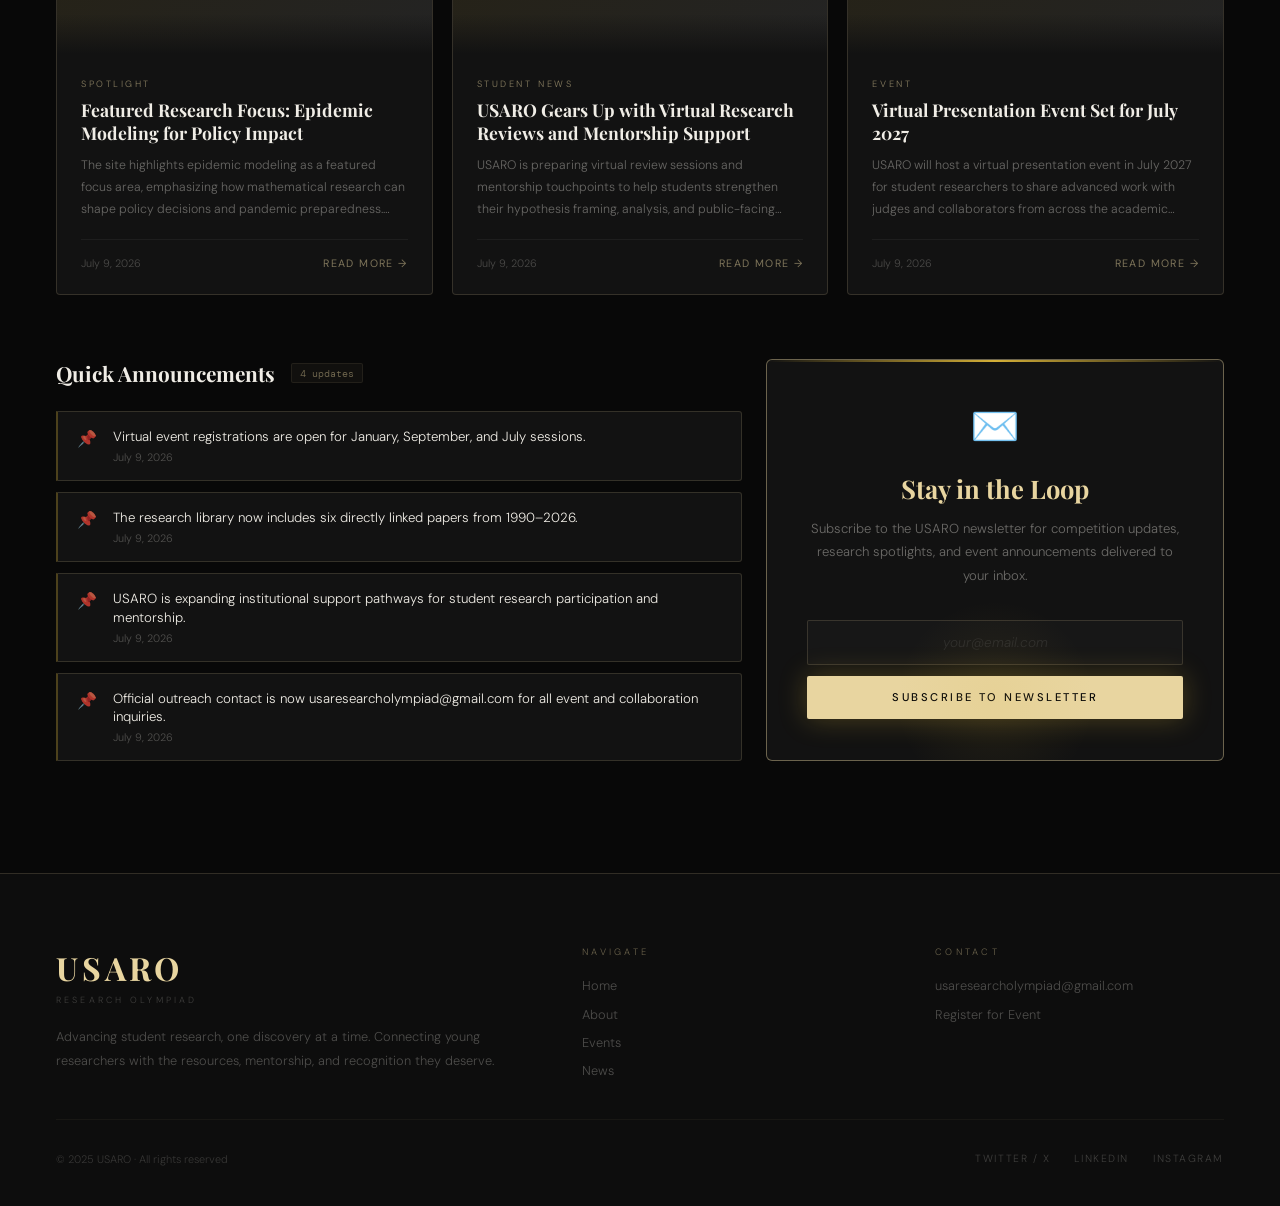
<file: news.html>
<!DOCTYPE html>
<html lang="en">
<head>
  <meta charset="UTF-8">
  <meta name="viewport" content="width=device-width, initial-scale=1.0">
  <title>News & Updates · USARO</title>
  <link rel="stylesheet" href="styles.css">
  <style>
    /* ===== FEATURED POST ===== */
    .featured-post {
      display: grid;
      grid-template-columns: 1fr 1fr;
      min-height: 420px;
      background: var(--black-card);
      border: 1px solid var(--gold-border-hi);
      border-radius: 6px;
      overflow: hidden;
      margin-bottom: 4rem;
      position: relative;
      transition: border-color 0.3s, box-shadow 0.3s;
    }
    .featured-post:hover {
      border-color: rgba(232,213,160,0.45);
      box-shadow: 0 0 60px rgba(212,175,55,0.08);
    }
    .featured-img {
      background: linear-gradient(145deg, rgba(212,175,55,0.14) 0%, rgba(30,30,30,0.9) 100%);
      display: flex; align-items: center; justify-content: center;
      position: relative; overflow: hidden;
    }
    .featured-img-icon { font-size: 6rem; opacity: 0.4; position: relative; z-index: 1; }
    .featured-img::before {
      content: '';
      position: absolute; inset: 0;
      background: radial-gradient(ellipse 70% 70% at 40% 50%, rgba(212,175,55,0.18), transparent);
    }
    .featured-img::after {
      content: '';
      position: absolute; top: 0; right: 0; bottom: 0; width: 80px;
      background: linear-gradient(90deg, transparent, var(--black-card));
    }
    .featured-body {
      padding: 3.5rem;
      display: flex; flex-direction: column; justify-content: center;
      position: relative;
    }
    .featured-body::before {
      content: '';
      position: absolute; top: 0; right: 0; width: 180px; height: 180px;
      background: radial-gradient(circle, rgba(212,175,55,0.07), transparent 70%);
      pointer-events: none;
    }
    .featured-eyebrow {
      display: flex; align-items: center; gap: 0.8rem;
      margin-bottom: 1.2rem;
    }
    .featured-eyebrow-dot { width: 5px; height: 5px; border-radius: 50%; background: var(--gold-bright); animation: pulse 2s ease-in-out infinite; }
    .featured-label { font-size: 0.6rem; letter-spacing: 0.35em; text-transform: uppercase; color: var(--gold); opacity: 0.7; }
    .featured-title {
      font-family: 'Playfair Display', serif;
      font-size: clamp(1.5rem, 2.5vw, 2.2rem);
      font-weight: 700; line-height: 1.2;
      color: var(--off-white); margin-bottom: 1rem;
    }
    .featured-excerpt { font-size: 0.87rem; opacity: 0.45; line-height: 1.85; margin-bottom: 1.8rem; }
    .featured-meta { display: flex; align-items: center; gap: 1rem; font-size: 0.7rem; opacity: 0.3; }
    .featured-meta-sep { opacity: 0.4; }

    /* ===== NEWS GRID ===== */
    .news-section-label {
      display: flex; align-items: center; gap: 1.5rem;
      margin-bottom: 2.5rem;
    }
    .news-section-label-text { font-size: 0.6rem; letter-spacing: 0.42em; text-transform: uppercase; color: var(--gold); opacity: 0.55; white-space: nowrap; }
    .news-section-label-line { flex: 1; height: 1px; background: linear-gradient(90deg, var(--gold-border), transparent); }

    .news-grid {
      display: grid;
      grid-template-columns: repeat(3, 1fr);
      gap: 1.2rem;
    }
    .news-card {
      background: var(--black-card);
      border: 1px solid var(--gold-border);
      border-radius: 4px; overflow: hidden;
      display: flex; flex-direction: column;
      position: relative;
      transition: border-color 0.3s, transform 0.3s, box-shadow 0.3s;
    }
    .news-card:hover {
      border-color: rgba(232,213,160,0.38);
      transform: translateY(-5px);
      box-shadow: 0 16px 48px rgba(0,0,0,0.45), 0 0 24px rgba(212,175,55,0.06);
    }
    .news-card-img {
      height: 160px;
      background: linear-gradient(135deg, rgba(212,175,55,0.1), rgba(40,40,40,0.8));
      display: flex; align-items: center; justify-content: center;
      font-size: 2.8rem; position: relative; overflow: hidden;
      flex-shrink: 0;
    }
    .news-card-img::after {
      content: '';
      position: absolute; bottom: 0; left: 0; right: 0; height: 40px;
      background: linear-gradient(transparent, var(--black-card));
    }
    .news-card-body { padding: 1.5rem; flex: 1; display: flex; flex-direction: column; }
    .news-cat {
      font-size: 0.57rem; letter-spacing: 0.28em; text-transform: uppercase;
      color: var(--gold); opacity: 0.55; margin-bottom: 0.6rem;
    }
    .news-title {
      font-family: 'Playfair Display', serif;
      font-size: 1.1rem; font-weight: 700; line-height: 1.28;
      color: var(--off-white); margin-bottom: 0.7rem; flex: 1;
    }
    .news-excerpt {
      font-size: 0.77rem; opacity: 0.38; line-height: 1.75;
      margin-bottom: 1.2rem;
      display: -webkit-box; -webkit-line-clamp: 3; -webkit-box-orient: vertical; overflow: hidden;
    }
    .news-excerpt.expanded { display: block; -webkit-line-clamp: unset; overflow: visible; }
    .news-footer {
      display: flex; justify-content: space-between; align-items: center;
      padding-top: 1rem; border-top: 1px solid rgba(255,255,255,0.05);
    }
    .news-date { font-size: 0.67rem; opacity: 0.25; }
    .read-more-btn {
      font-size: 0.67rem; letter-spacing: 0.13em; text-transform: uppercase;
      color: var(--gold); opacity: 0.5; border: none; background: transparent;
      cursor: none; font-family: 'DM Sans', sans-serif; transition: opacity 0.2s;
    }
    .read-more-btn:hover { opacity: 1; }

    /* ===== ANNOUNCEMENTS + NEWSLETTER ===== */
    .bottom-row {
      display: grid;
      grid-template-columns: 1.5fr 1fr;
      gap: 1.5rem;
      margin-top: 4rem;
    }

    /* Announcements */
    .ann-header {
      display: flex; align-items: center; gap: 1rem;
      margin-bottom: 1.5rem;
    }
    .ann-header-title { font-family: 'Playfair Display', serif; font-size: 1.3rem; font-weight: 700; color: var(--off-white); }
    .ann-count {
      font-family: 'DM Mono', monospace;
      font-size: 0.65rem; color: var(--gold); opacity: 0.5;
      background: var(--gold-dim); border: 1px solid var(--gold-border);
      padding: 0.15rem 0.5rem; border-radius: 2px;
    }
    .ann-list { display: flex; flex-direction: column; gap: 0.7rem; }
    .ann-item {
      display: flex; gap: 1rem; align-items: flex-start;
      padding: 1rem 1.2rem;
      background: var(--black-card);
      border: 1px solid var(--gold-border);
      border-left: 2px solid rgba(212,175,55,0.3);
      border-radius: 0 3px 3px 0;
      transition: border-left-color 0.25s, background 0.25s;
    }
    .ann-item:hover { border-left-color: var(--gold-bright); background: rgba(255,255,255,0.02); }
    .ann-icon { font-size: 1rem; flex-shrink: 0; opacity: 0.7; }
    .ann-title { font-size: 0.83rem; color: var(--off-white); margin-bottom: 0.2rem; line-height: 1.4; }
    .ann-date { font-size: 0.67rem; opacity: 0.28; }

    /* Newsletter */
    .newsletter-box {
      background: var(--black-card);
      border: 1px solid var(--gold-border-hi);
      border-radius: 6px; padding: 2.5rem;
      text-align: center;
      position: relative; overflow: hidden;
    }
    .newsletter-box::before {
      content: '';
      position: absolute; top: 0; left: 0; right: 0; height: 2px;
      background: linear-gradient(90deg, transparent, var(--gold-bright), transparent);
    }
    .newsletter-box::after {
      content: '';
      position: absolute; bottom: -40px; left: 50%; transform: translateX(-50%);
      width: 200px; height: 200px; border-radius: 50%;
      background: radial-gradient(circle, rgba(212,175,55,0.09), transparent 70%);
      pointer-events: none;
    }
    .newsletter-icon { font-size: 2.5rem; margin-bottom: 1.2rem; }
    .newsletter-title { font-family: 'Playfair Display', serif; font-size: 1.6rem; font-weight: 700; color: var(--gold); margin-bottom: 0.7rem; }
    .newsletter-desc { font-size: 0.82rem; opacity: 0.4; line-height: 1.8; margin-bottom: 2rem; }
    .newsletter-form { display: flex; flex-direction: column; gap: 0.7rem; }

    @media(max-width:1024px){ .featured-post{grid-template-columns:1fr;}.featured-img{min-height:200px;} }
    @media(max-width:900px){ .news-grid{grid-template-columns:1fr 1fr;}.bottom-row{grid-template-columns:1fr;} }
    @media(max-width:600px){ .news-grid{grid-template-columns:1fr;} }
  </style>
</head>
<body>
<div id="cursor"></div><div id="cursor-ring"></div>
<div class="grid-bg"></div><div class="orb orb-1"></div><div class="orb orb-2"></div>

<nav id="nav">
  <a href="index.html" class="nav-brand">
    <img src="USARO LOGO.png" alt="USARO" class="nav-logo-img">
    <div><span class="nav-wordmark-main">USARO</span><span class="nav-wordmark-sub">Research Olympiad</span></div>
  </a>
  <div class="nav-links">
    <a href="index.html">Home</a><a href="about.html">About</a>
    <a href="events.html">Events</a><a href="news.html">News</a>
    <a href="events.html#register" class="nav-cta">Register</a>
  </div>
  <button id="hamburger">☰</button>
</nav>
<div class="mobile-menu" id="mobile-menu">
  <a href="index.html">Home</a><a href="about.html">About</a>
  <a href="events.html">Events</a><a href="news.html">News</a><a href="events.html#register">Register</a>
</div>

<!-- PAGE HERO -->
<div class="page-hero">
  <div class="eyebrow hero-animate">Updates & Announcements</div>
  <div class="gold-line"></div>
  <h1 class="section-title hero-animate" style="font-size:clamp(2.8rem,6vw,5.5rem);font-family:'Playfair Display',serif;font-weight:900;">
    News from <em>USARO</em>
  </h1>
  <p class="section-desc hero-animate">The latest announcements, competition results, partnership updates, and research highlights from the USARO community.</p>
</div>

<section>

  <!-- ===== FEATURED POST ===== -->
  <div class="featured-post reveal">
    <div class="featured-img">
      <div class="featured-img-icon">📰</div>
    </div>
    <div class="featured-body">
      <div class="featured-eyebrow">
        <div class="featured-eyebrow-dot"></div>
        <span class="featured-label">Featured Announcement</span>
      </div>
      <h2 class="featured-title">USARO is expanding its event calendar and outreach network</h2>
      <p class="featured-excerpt">USARO is strengthening its outreach and student research support through expanded event programming, mentor access, and publication pathways for emerging researchers.</p>
      <div class="featured-meta">
        <span>USARO Team</span>
        <span class="featured-meta-sep">·</span>
        <span>July 9, 2026</span>
        <span class="featured-meta-sep">·</span>
        <span>Partnership</span>
      </div>
    </div>
  </div>

  <!-- ===== NEWS GRID ===== -->
  <div class="news-section-label reveal">
    <span class="news-section-label-text">Recent Posts</span>
    <div class="news-section-label-line"></div>
  </div>

  <div class="news-grid">

    <!-- CARD 1 -->
    <div class="news-card reveal reveal-delay-1">
      <div class="news-card-img">🏅</div>
      <div class="news-card-body">
        <div class="news-cat">Competition</div>
        <h3 class="news-title">USARO Announces New Virtual Event Series for 2026–2027</h3>
        <p class="news-excerpt" id="excerpt-1">
          USARO is launching a trio of virtual events designed to broaden student access to research development, case-work analysis, and presentation coaching throughout 2026 and 2027.
          <br><br>These online sessions will support competitors with mentorship, deliverables guidance, and peer review before the next research cycle begins.
        </p>
        <div class="news-footer">
          <span class="news-date">July 9, 2026</span>
          <button class="read-more-btn" data-target="excerpt-1">Read more →</button>
        </div>
      </div>
    </div>

    <!-- CARD 2 -->
    <div class="news-card reveal reveal-delay-2">
      <div class="news-card-img">🤝</div>
      <div class="news-card-body">
        <div class="news-cat">Partnership</div>
        <h3 class="news-title">USARO Expands Mentorship and Collaboration Pathways</h3>
        <p class="news-excerpt" id="excerpt-2">
          USARO is broadening access to mentorship, academic networking, and community outreach opportunities for students preparing to participate in research events and showcases.
          <br><br>These pathways are designed to support skill-building across STEM and social science disciplines.
        </p>
        <div class="news-footer">
          <span class="news-date">July 9, 2026</span>
          <button class="read-more-btn" data-target="excerpt-2">Read more →</button>
        </div>
      </div>
    </div>

    <!-- CARD 3 -->
    <div class="news-card reveal reveal-delay-3">
      <div class="news-card-img">📚</div>
      <div class="news-card-body">
        <div class="news-cat">Research</div>
        <h3 class="news-title">New Literature Highlights in USARO Research Library</h3>
        <p class="news-excerpt" id="excerpt-3">
          USARO updated its research library with six click-through papers spanning epidemics, immigration economics, network security, AI economics, economic thought, and computational science education.
          <br><br>The library now includes direct links to full papers for easy student access and citation.
        </p>
        <div class="news-footer">
          <span class="news-date">July 9, 2026</span>
          <button class="read-more-btn" data-target="excerpt-3">Read more →</button>
        </div>
      </div>
    </div>

    <!-- CARD 4 -->
    <div class="news-card reveal reveal-delay-1">
      <div class="news-card-img">🔬</div>
      <div class="news-card-body">
        <div class="news-cat">Spotlight</div>
        <h3 class="news-title">Featured Research Focus: Epidemic Modeling for Policy Impact</h3>
        <p class="news-excerpt" id="excerpt-4">
          The site highlights epidemic modeling as a featured focus area, emphasizing how mathematical research can shape policy decisions and pandemic preparedness.
          <br><br>This feature connects student readers with top papers that bridge theory and real-world health challenges.
        </p>
        <div class="news-footer">
          <span class="news-date">July 9, 2026</span>
          <button class="read-more-btn" data-target="excerpt-4">Read more →</button>
        </div>
      </div>
    </div>

    <!-- CARD 5 -->
    <div class="news-card reveal reveal-delay-2">
      <div class="news-card-img">🎓</div>
      <div class="news-card-body">
        <div class="news-cat">Student News</div>
        <h3 class="news-title">USARO Gears Up with Virtual Research Reviews and Mentorship Support</h3>
        <p class="news-excerpt" id="excerpt-5">
          USARO is preparing virtual review sessions and mentorship touchpoints to help students strengthen their hypothesis framing, analysis, and public-facing presentations.
          <br><br>The initiative supports candidates across social science, computing, and quantitative research tracks.
        </p>
        <div class="news-footer">
          <span class="news-date">July 9, 2026</span>
          <button class="read-more-btn" data-target="excerpt-5">Read more →</button>
        </div>
      </div>
    </div>

    <!-- CARD 6 -->
    <div class="news-card reveal reveal-delay-3">
      <div class="news-card-img">📅</div>
      <div class="news-card-body">
        <div class="news-cat">Event</div>
        <h3 class="news-title">Virtual Presentation Event Set for July 2027</h3>
        <p class="news-excerpt" id="excerpt-6">
          USARO will host a virtual presentation event in July 2027 for student researchers to share advanced work with judges and collaborators from across the academic community.
          <br><br>Registration and participation details will be posted in the coming months.
        </p>
        <div class="news-footer">
          <span class="news-date">July 9, 2026</span>
          <button class="read-more-btn" data-target="excerpt-6">Read more →</button>
        </div>
      </div>
    </div>

  </div><!-- /news-grid -->

  <!-- ===== ANNOUNCEMENTS + NEWSLETTER ===== -->
  <div class="bottom-row">

    <!-- Announcements -->
    <div class="reveal">
      <div class="ann-header">
        <div class="ann-header-title">Quick Announcements</div>
        <!-- ADMIN: update count when adding/removing items -->
        <span class="ann-count">4 updates</span>
      </div>
      <div class="ann-list">
        <!-- ADMIN: Replace placeholder announcements with real ones. Copy/paste items as needed. -->
        <div class="ann-item">
          <div class="ann-icon">📌</div>
          <div>
            <div class="ann-title">Virtual event registrations are open for January, September, and July sessions.</div>
            <div class="ann-date">July 9, 2026</div>
          </div>
        </div>
        <div class="ann-item">
          <div class="ann-icon">📌</div>
          <div>
            <div class="ann-title">The research library now includes six directly linked papers from 1990–2026.</div>
            <div class="ann-date">July 9, 2026</div>
          </div>
        </div>
        <div class="ann-item">
          <div class="ann-icon">📌</div>
          <div>
            <div class="ann-title">USARO is expanding institutional support pathways for student research participation and mentorship.</div>
            <div class="ann-date">July 9, 2026</div>
          </div>
        </div>
        <div class="ann-item">
          <div class="ann-icon">📌</div>
          <div>
            <div class="ann-title">Official outreach contact is now usaresearcholympiad@gmail.com for all event and collaboration inquiries.</div>
            <div class="ann-date">July 9, 2026</div>
          </div>
        </div>
      </div>
    </div>

    <!-- Newsletter -->
    <div class="newsletter-box reveal reveal-delay-2">
      <div class="newsletter-icon">✉️</div>
      <div class="newsletter-title">Stay in the Loop</div>
      <p class="newsletter-desc">Subscribe to the USARO newsletter for competition updates, research spotlights, and event announcements delivered to your inbox.</p>
      <div class="newsletter-form">
        <input type="email" class="form-input" placeholder="your@email.com" style="text-align:center;">
        <button class="btn-primary newsletter-submit" style="width:100%;justify-content:center;">Subscribe to Newsletter</button>
      </div>
    </div>

  </div><!-- /bottom-row -->

</section>

<!-- FOOTER -->
<footer id="footer">
  <div class="footer-inner">
    <div>
      <div class="footer-brand-name">USARO</div>
      <div class="footer-brand-sub">Research Olympiad</div>
      <p class="footer-desc">Advancing student research, one discovery at a time. Connecting young researchers with the resources, mentorship, and recognition they deserve.</p>
    </div>
    <div>
      <div class="footer-col-title">Navigate</div>
      <div class="footer-col-links">
        <a href="index.html">Home</a>
        <a href="about.html">About</a>
        <a href="events.html">Events</a>
        <a href="news.html">News</a>
      </div>
    </div>
    <div>
      <div class="footer-col-title">Contact</div>
      <div class="footer-col-links">
        <a href="mailto:usaresearcholympiad@gmail.com">usaresearcholympiad@gmail.com</a>
        <a href="events.html#register">Register for Event</a>
      </div>
    </div>
  </div>
  <div class="footer-bottom">
    <span class="footer-copy">© 2025 USARO · All rights reserved</span>
    <div class="footer-social">
      <a href="#">Twitter / X</a>
      <a href="https://www.linkedin.com/company/usaro-research-olympiad/" target="_blank" rel="noreferrer">LinkedIn</a>
      <a href="#">Instagram</a>
    </div>
  </div>
</footer>

<script src="app.js"></script>
</body>
</html>
</file>
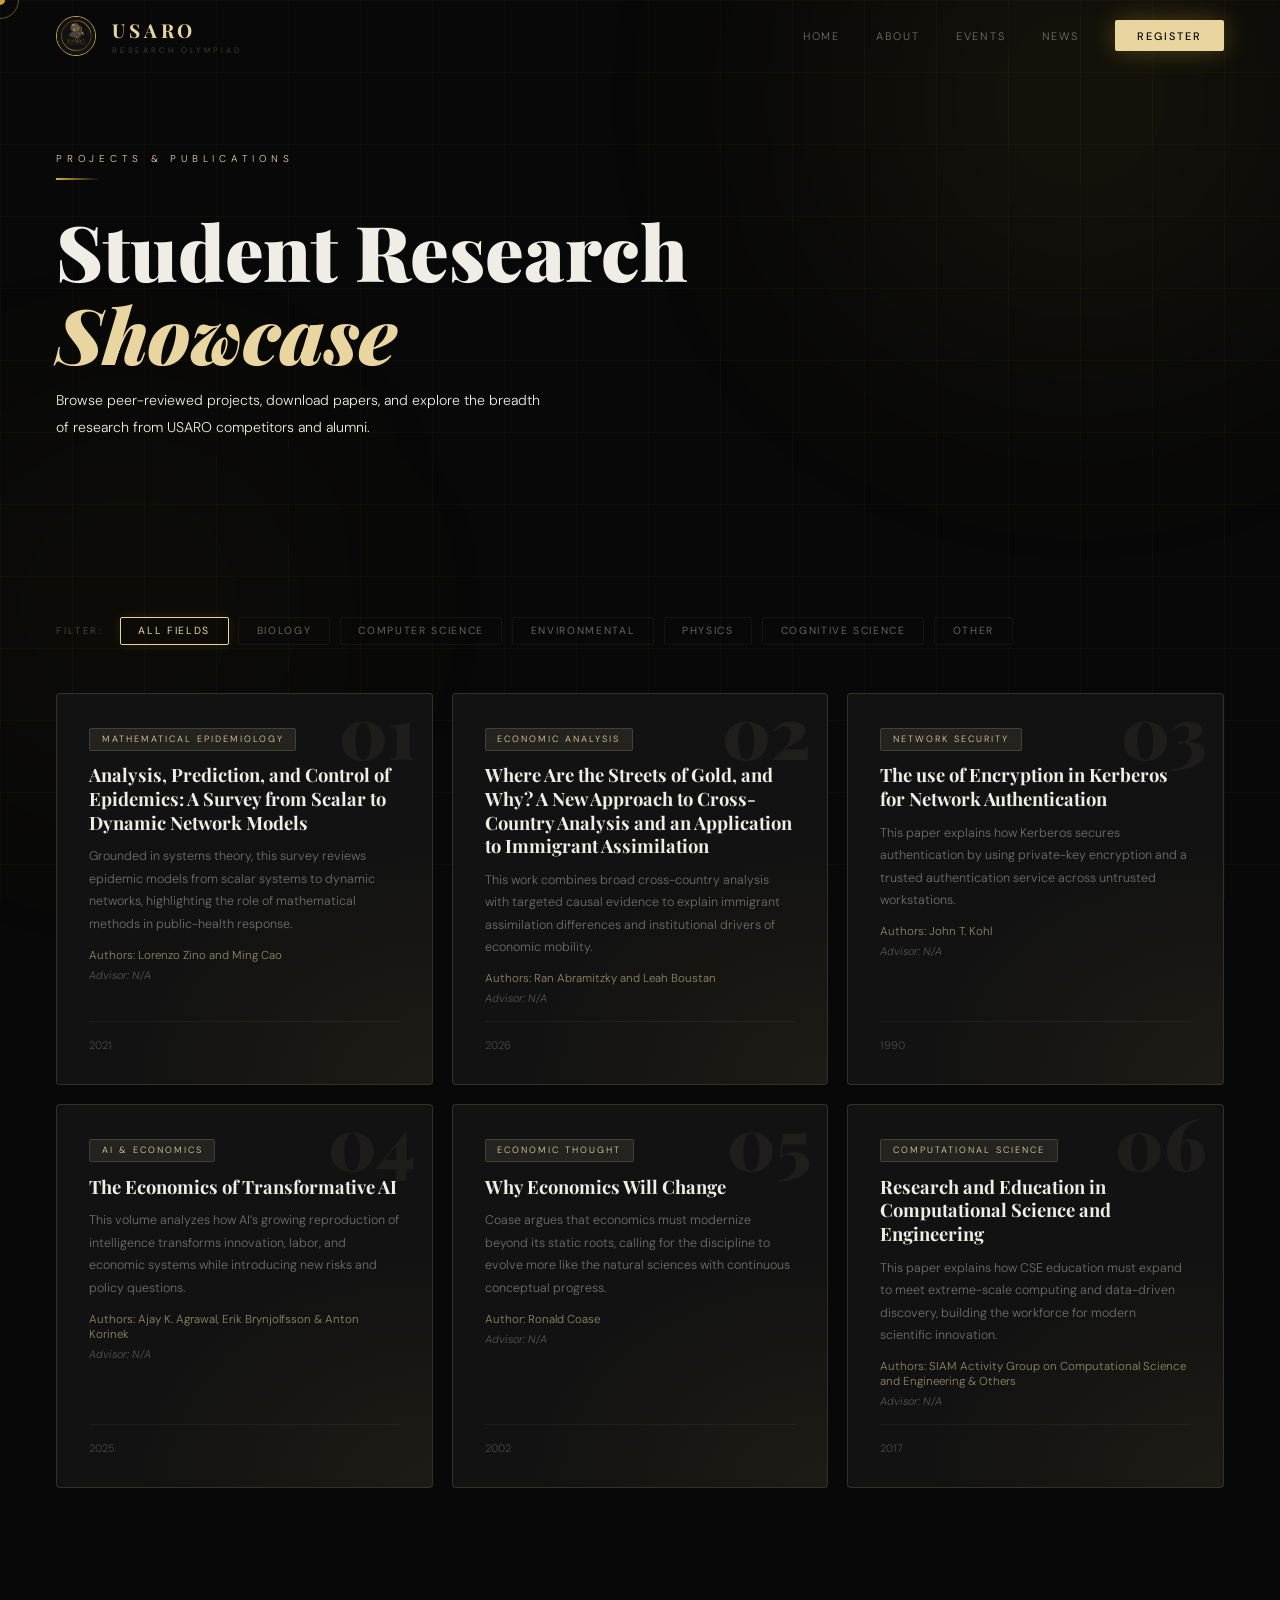
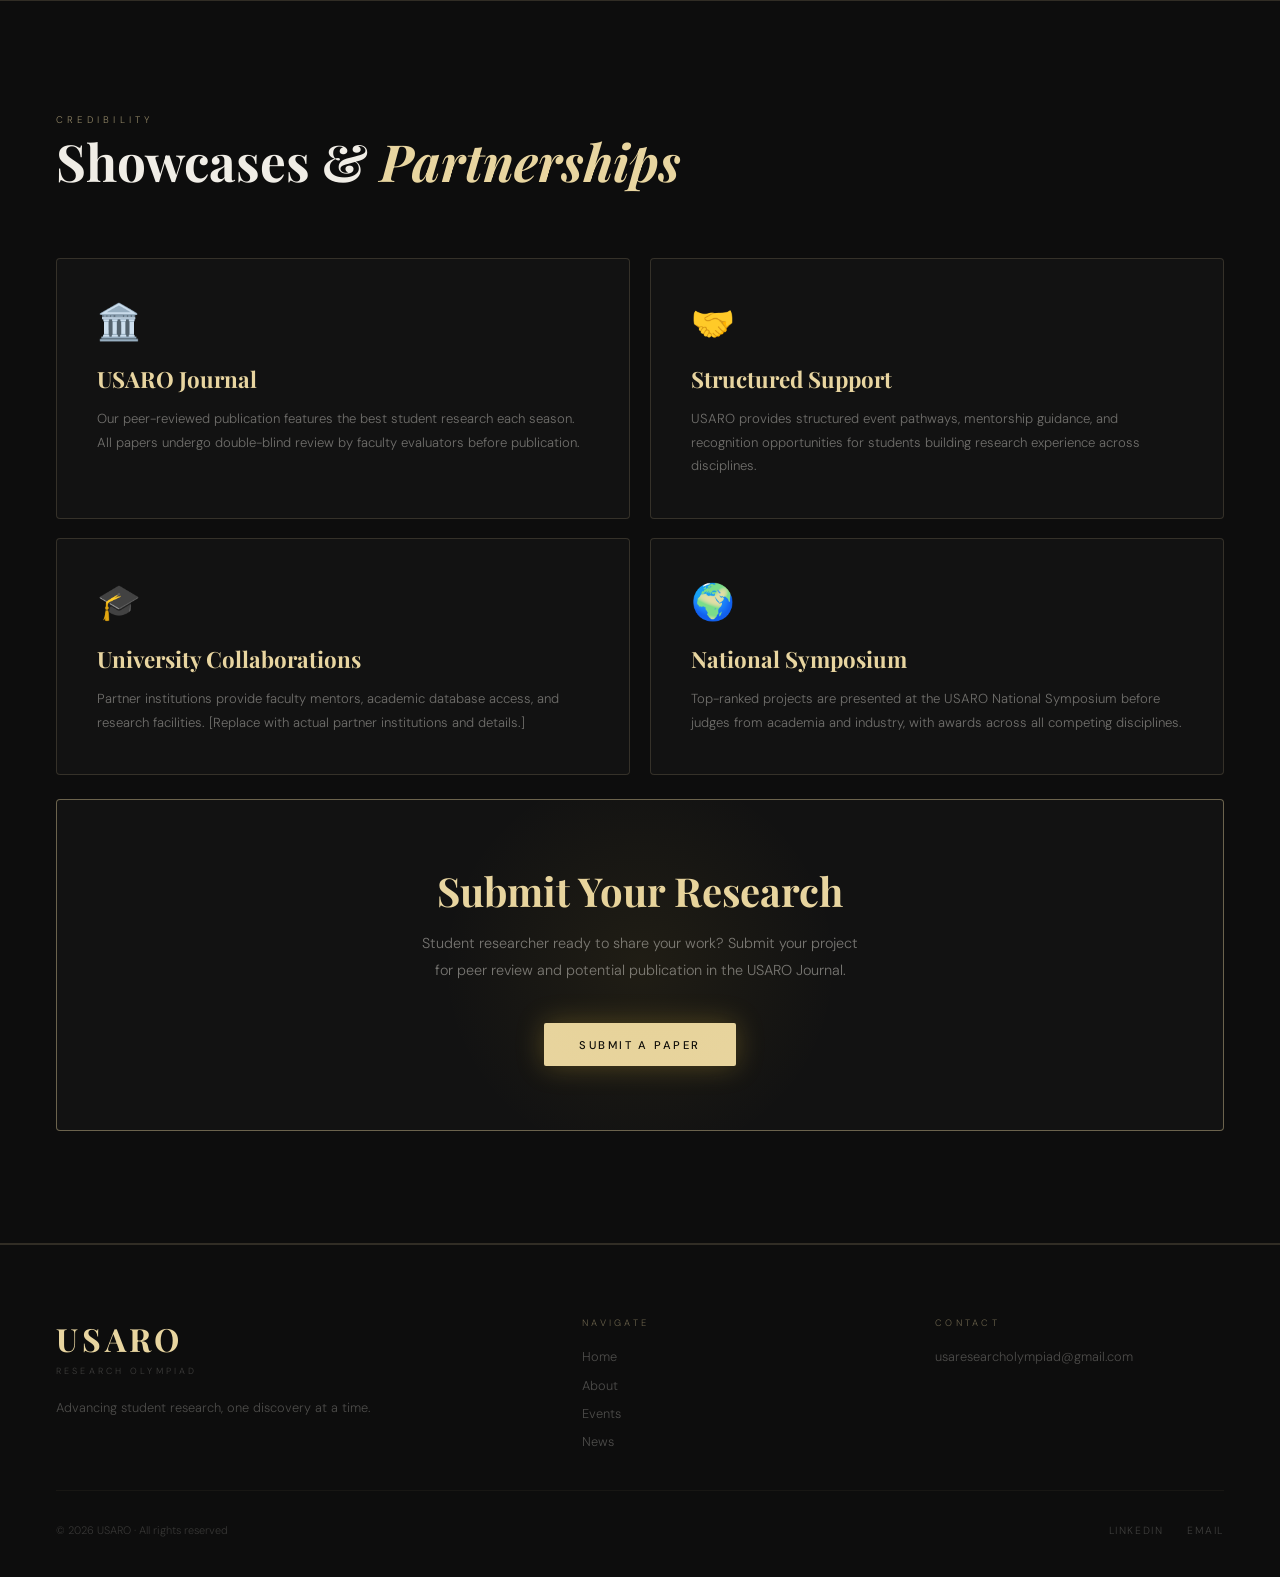
<file: research.html>
<!DOCTYPE html>
<html lang="en">
<head>
  <meta charset="UTF-8">
  <meta name="viewport" content="width=device-width, initial-scale=1.0">
  <title>Research & Publications · USARO</title>
  <link rel="stylesheet" href="styles.css">
  <style>
    .filter-bar { display:flex;align-items:center;gap:0.6rem;flex-wrap:wrap;margin-bottom:3rem; }
    .filter-label { font-size:0.6rem;letter-spacing:0.28em;text-transform:uppercase;opacity:0.3;margin-right:0.4rem; }

    .pub-grid { display:grid;grid-template-columns:repeat(3,1fr);gap:1.2rem; }
    .pub-card {
      background:var(--black-card);border:1px solid var(--gold-border);border-radius:4px;
      padding:2rem;display:flex;flex-direction:column;position:relative;overflow:hidden;
      transition:border-color 0.3s,transform 0.3s,box-shadow 0.3s;
    }
    .pub-card::before {
      content:'';position:absolute;inset:0;
      background:radial-gradient(ellipse 80% 60% at 100% 100%,rgba(212,175,55,0.06),transparent);
      pointer-events:none;
    }
    .pub-card:hover {
      border-color:rgba(232,213,160,0.42);transform:translateY(-4px);
      box-shadow:0 16px 48px rgba(0,0,0,0.45),0 0 28px rgba(212,175,55,0.07);
    }
    .pub-num {
      font-family:'Playfair Display',serif;font-size:4.5rem;font-weight:900;
      color:var(--gold);opacity:0.06;position:absolute;top:0;right:1rem;line-height:1;
    }
    .pub-card-top { flex:1; }
    .pub-title {
      font-family:'Playfair Display',serif;font-size:1.15rem;font-weight:700;
      line-height:1.28;margin:0.8rem 0 0.7rem;color:var(--off-white);
    }
    .pub-abstract { font-size:0.78rem;opacity:0.42;line-height:1.8;margin-bottom:0.8rem; }
    .pub-authors { font-size:0.72rem;color:var(--gold);opacity:0.6;margin-bottom:0.3rem; }
    .pub-advisor { font-size:0.68rem;opacity:0.3;font-style:italic;margin-bottom:1rem; }
    .pub-footer {
      display:flex;justify-content:space-between;align-items:center;
      padding-top:1rem;border-top:1px solid rgba(255,255,255,0.05);
    }
    .pub-year { font-size:0.68rem;opacity:0.25; }
    .pub-pdf {
      font-size:0.67rem;letter-spacing:0.14em;text-transform:uppercase;
      color:var(--gold);opacity:0.55;cursor:none;border:none;background:transparent;
      font-family:'DM Sans',sans-serif;transition:opacity 0.2s;
    }
    .pub-pdf:hover { opacity:1; }

    /* showcase */
    .showcase-grid { display:grid;grid-template-columns:1fr 1fr;gap:1.2rem; }
    .showcase-card {
      background:var(--black-card);border:1px solid var(--gold-border);border-radius:4px;padding:2.5rem;
      transition:border-color 0.3s,box-shadow 0.3s;position:relative;overflow:hidden;
    }
    .showcase-card::after {
      content:'';position:absolute;top:0;left:0;right:0;height:2px;
      background:linear-gradient(90deg,var(--gold-bright),transparent);opacity:0;
      transition:opacity 0.3s;
    }
    .showcase-card:hover { border-color:rgba(232,213,160,0.32);box-shadow:0 0 32px rgba(212,175,55,0.06); }
    .showcase-card:hover::after { opacity:0.5; }
    .showcase-icon { font-size:2.2rem;margin-bottom:1.2rem; }
    .showcase-title { font-family:'Playfair Display',serif;font-size:1.4rem;color:var(--gold);margin-bottom:0.8rem;font-weight:700; }
    .showcase-desc { font-size:0.82rem;opacity:0.42;line-height:1.8; }

    .cta-submit {
      background:var(--black-card);border:1px solid var(--gold-border-hi);border-radius:4px;
      padding:4rem;text-align:center;margin-top:1.5rem;position:relative;overflow:hidden;
    }
    .cta-submit::before {
      content:'';position:absolute;top:50%;left:50%;transform:translate(-50%,-50%);
      width:400px;height:400px;border-radius:50%;
      background:radial-gradient(circle,rgba(212,175,55,0.07),transparent 70%);
      pointer-events:none;
    }
    .cta-title { font-family:'Playfair Display',serif;font-size:2.5rem;color:var(--gold);margin-bottom:0.8rem;font-weight:700; }
    .cta-desc { font-size:0.9rem;opacity:0.45;max-width:440px;margin:0 auto 2.5rem;line-height:1.85; }

    @media(max-width:900px){ .pub-grid,.showcase-grid{grid-template-columns:1fr;} }
  </style>
</head>
<body>
<div id="cursor"></div><div id="cursor-ring"></div>
<div class="grid-bg"></div><div class="orb orb-1"></div><div class="orb orb-2"></div>

<nav id="nav">
  <a href="index.html" class="nav-brand">
    <img src="USARO LOGO.png" alt="USARO" class="nav-logo-img">
    <div><span class="nav-wordmark-main">USARO</span><span class="nav-wordmark-sub">Research Olympiad</span></div>
  </a>
  <div class="nav-links">
    <a href="index.html">Home</a><a href="about.html">About</a>
    <a href="events.html">Events</a><a href="news.html">News</a>
    <a href="events.html#register" class="nav-cta">Register</a>
  </div>
  <button id="hamburger">☰</button>
</nav>
<div class="mobile-menu" id="mobile-menu">
  <a href="index.html">Home</a><a href="about.html">About</a>
  <a href="events.html">Events</a><a href="news.html">News</a><a href="events.html#register">Register</a>
</div>

<div class="page-hero">
  <div class="eyebrow hero-animate">Projects & Publications</div>
  <div class="gold-line"></div>
  <h1 class="section-title hero-animate" style="font-size:clamp(2.8rem,6vw,5.5rem);font-family:'Playfair Display',serif;font-weight:900;">
    Student Research<br><em>Showcase</em>
  </h1>
  <p class="section-desc hero-animate">Browse peer-reviewed projects, download papers, and explore the breadth of research from USARO competitors and alumni.</p>
</div>

<section>
  <div class="filter-bar reveal">
    <span class="filter-label">Filter:</span>
    <button class="filter-btn active" data-filter="all">All Fields</button>
    <button class="filter-btn" data-filter="bio">Biology</button>
    <button class="filter-btn" data-filter="cs">Computer Science</button>
    <button class="filter-btn" data-filter="env">Environmental</button>
    <button class="filter-btn" data-filter="phys">Physics</button>
    <button class="filter-btn" data-filter="cog">Cognitive Science</button>
    <button class="filter-btn" data-filter="other">Other</button>
  </div>

  <div class="pub-grid">
    <!-- PLACEHOLDER 1 -->
    <div class="pub-card reveal reveal-delay-1" data-category="bio">
      <div class="pub-num">01</div>
      <div class="pub-card-top">
        <span class="tag">Mathematical Epidemiology</span>
        <h3 class="pub-title"><a href="https://arxiv.org/pdf/2103.00181" target="_blank" rel="noreferrer">Analysis, Prediction, and Control of Epidemics: A Survey from Scalar to Dynamic Network Models</a></h3>
        <p class="pub-abstract">Grounded in systems theory, this survey reviews epidemic models from scalar systems to dynamic networks, highlighting the role of mathematical methods in public-health response.</p>
        <div class="pub-authors">Authors: Lorenzo Zino and Ming Cao</div>
        <div class="pub-advisor">Advisor: N/A</div>
      </div>
      <div class="pub-footer"><span class="pub-year">2021</span></div>
    </div>
    <!-- PLACEHOLDER 2 -->
    <div class="pub-card reveal reveal-delay-2" data-category="cs">
      <div class="pub-num">02</div>
      <div class="pub-card-top">
        <span class="tag">Economic Analysis</span>
        <h3 class="pub-title"><a href="https://www.aeaweb.org/articles?id=10.1257/pandp.20261000" target="_blank" rel="noreferrer">Where Are the Streets of Gold, and Why? A New Approach to Cross-Country Analysis and an Application to Immigrant Assimilation</a></h3>
        <p class="pub-abstract">This work combines broad cross-country analysis with targeted causal evidence to explain immigrant assimilation differences and institutional drivers of economic mobility.</p>
        <div class="pub-authors">Authors: Ran Abramitzky and Leah Boustan</div>
        <div class="pub-advisor">Advisor: N/A</div>
      </div>
      <div class="pub-footer"><span class="pub-year">2026</span></div>
    </div>
    <!-- PLACEHOLDER 3 -->
    <div class="pub-card reveal reveal-delay-3" data-category="env">
      <div class="pub-num">03</div>
      <div class="pub-card-top">
        <span class="tag">Network Security</span>
        <h3 class="pub-title"><a href="https://link.springer.com/content/pdf/10.1007/0-387-34805-0_5.pdf" target="_blank" rel="noreferrer">The use of Encryption in Kerberos for Network Authentication</a></h3>
        <p class="pub-abstract">This paper explains how Kerberos secures authentication by using private-key encryption and a trusted authentication service across untrusted workstations.</p>
        <div class="pub-authors">Authors: John T. Kohl</div>
        <div class="pub-advisor">Advisor: N/A</div>
      </div>
      <div class="pub-footer"><span class="pub-year">1990</span></div>
    </div>
    <!-- PLACEHOLDER 4 -->
    <div class="pub-card reveal reveal-delay-1" data-category="phys">
      <div class="pub-num">04</div>
      <div class="pub-card-top">
        <span class="tag">AI & Economics</span>
        <h3 class="pub-title"><a href="https://www.nber.org/books-and-chapters/economics-transformative-ai/introduction-economics-transformative-ai" target="_blank" rel="noreferrer">The Economics of Transformative AI</a></h3>
        <p class="pub-abstract">This volume analyzes how AI’s growing reproduction of intelligence transforms innovation, labor, and economic systems while introducing new risks and policy questions.</p>
        <div class="pub-authors">Authors: Ajay K. Agrawal, Erik Brynjolfsson & Anton Korinek</div>
        <div class="pub-advisor">Advisor: N/A</div>
      </div>
      <div class="pub-footer"><span class="pub-year">2025</span></div>
    </div>
    <!-- PLACEHOLDER 5 -->
    <div class="pub-card reveal reveal-delay-2" data-category="cog">
      <div class="pub-num">05</div>
      <div class="pub-card-top">
        <span class="tag">Economic Thought</span>
        <h3 class="pub-title"><a href="https://www.coase.org/coaseremarks2002.htm" target="_blank" rel="noreferrer">Why Economics Will Change</a></h3>
        <p class="pub-abstract">Coase argues that economics must modernize beyond its static roots, calling for the discipline to evolve more like the natural sciences with continuous conceptual progress.</p>
        <div class="pub-authors">Author: Ronald Coase</div>
        <div class="pub-advisor">Advisor: N/A</div>
      </div>
      <div class="pub-footer"><span class="pub-year">2002</span></div>
    </div>
    <!-- PLACEHOLDER 6 -->
    <div class="pub-card reveal reveal-delay-3" data-category="other">
      <div class="pub-num">06</div>
      <div class="pub-card-top">
        <span class="tag">Computational Science</span>
        <h3 class="pub-title"><a href="https://arxiv.org/pdf/1610.02608" target="_blank" rel="noreferrer">Research and Education in Computational Science and Engineering</a></h3>
        <p class="pub-abstract">This paper explains how CSE education must expand to meet extreme-scale computing and data-driven discovery, building the workforce for modern scientific innovation.</p>
        <div class="pub-authors">Authors: SIAM Activity Group on Computational Science and Engineering & Others</div>
        <div class="pub-advisor">Advisor: N/A</div>
      </div>
      <div class="pub-footer"><span class="pub-year">2017</span></div>
    </div>
  </div>
</section>

<div style="width:100%;background:var(--black-mid);border-top:1px solid var(--gold-border);border-bottom:1px solid var(--gold-border);">
<section>
  <div class="section-header reveal">
    <div><div class="section-label">Credibility</div><h2 class="section-title">Showcases & <em>Partnerships</em></h2></div>
  </div>
  <div class="showcase-grid">
    <div class="showcase-card reveal reveal-delay-1">
      <div class="showcase-icon">🏛️</div>
      <div class="showcase-title">USARO Journal</div>
      <p class="showcase-desc">Our peer-reviewed publication features the best student research each season. All papers undergo double-blind review by faculty evaluators before publication.</p>
    </div>
    <div class="showcase-card reveal reveal-delay-2">
      <div class="showcase-icon">🤝</div>
      <div class="showcase-title">Structured Support</div>
      <p class="showcase-desc">USARO provides structured event pathways, mentorship guidance, and recognition opportunities for students building research experience across disciplines.</p>
    </div>
    <div class="showcase-card reveal reveal-delay-3">
      <div class="showcase-icon">🎓</div>
      <div class="showcase-title">University Collaborations</div>
      <p class="showcase-desc">Partner institutions provide faculty mentors, academic database access, and research facilities. [Replace with actual partner institutions and details.]</p>
    </div>
    <div class="showcase-card reveal reveal-delay-4">
      <div class="showcase-icon">🌍</div>
      <div class="showcase-title">National Symposium</div>
      <p class="showcase-desc">Top-ranked projects are presented at the USARO National Symposium before judges from academia and industry, with awards across all competing disciplines.</p>
    </div>
  </div>
  <div class="cta-submit reveal">
    <div class="cta-title">Submit Your Research</div>
    <p class="cta-desc">Student researcher ready to share your work? Submit your project for peer review and potential publication in the USARO Journal.</p>
    <a href="mailto:usaresearcholympiad@gmail.com" class="btn-primary">Submit a Paper</a>
  </div>
</section>
</div>

<footer id="footer">
  <div class="footer-inner">
    <div><div class="footer-brand-name">USARO</div><div class="footer-brand-sub">Research Olympiad</div><p class="footer-desc">Advancing student research, one discovery at a time.</p></div>
    <div><div class="footer-col-title">Navigate</div><div class="footer-col-links"><a href="index.html">Home</a><a href="about.html">About</a><a href="events.html">Events</a><a href="news.html">News</a></div></div>
    <div><div class="footer-col-title">Contact</div><div class="footer-col-links"><a href="mailto:usaresearcholympiad@gmail.com">usaresearcholympiad@gmail.com</a></div></div>
  </div>
  <div class="footer-bottom"><span class="footer-copy">© 2026 USARO · All rights reserved</span><div class="footer-social"><a href="https://www.linkedin.com/company/usaro-research-olympiad/" target="_blank" rel="noreferrer">LinkedIn</a><a href="mailto:usaresearcholympiad@gmail.com">Email</a></div></div>
</footer>
<script src="app.js"></script>
</body>
</html>
</file>
<file: styles.css>
@import url('https://fonts.googleapis.com/css2?family=Playfair+Display:ital,wght@0,400;0,700;0,900;1,400;1,700;1,900&family=DM+Sans:wght@200;300;400;500&family=DM+Mono:wght@300;400&display=swap');

:root {
  --gold:        #E8D5A0;
  --gold-dark:   #C9A84C;
  --gold-bright: #D4AF37;
  --gold-glow:   rgba(212,175,55,0.35);
  --gold-dim:    rgba(232,213,160,0.09);
  --gold-border: rgba(232,213,160,0.16);
  --gold-border-hi: rgba(232,213,160,0.42);
  --slate:       #4A4A4A;
  --off-white:   #F0EDE6;
  --black:       #080808;
  --black-mid:   #0D0D0D;
  --black-card:  #121212;
  --black-raised:#1A1A1A;
  --nav-height:  72px;
  --ease: cubic-bezier(0.4,0,0.2,1);
}

*,*::before,*::after{margin:0;padding:0;box-sizing:border-box;}
html{scroll-behavior:smooth;}
body{
  background:var(--black);
  color:var(--off-white);
  font-family:'DM Sans',sans-serif;
  font-weight:300;
  overflow-x:hidden;
  -webkit-font-smoothing:antialiased;
  cursor:none;
}
a{color:inherit;text-decoration:none;}
button{cursor:none;font-family:'DM Sans',sans-serif;}
ul{list-style:none;}
img{max-width:100%;display:block;}

/* ---- CUSTOM CURSOR ---- */
#cursor{
  width:10px;height:10px;border-radius:50%;
  background:var(--gold-bright);
  position:fixed;top:0;left:0;z-index:99999;pointer-events:none;
  transform:translate(-50%,-50%);
  transition:width 0.2s,height 0.2s,opacity 0.2s;
  mix-blend-mode:difference;
}
#cursor-ring{
  width:38px;height:38px;border-radius:50%;
  border:1px solid rgba(212,175,55,0.45);
  position:fixed;top:0;left:0;z-index:99998;pointer-events:none;
  transform:translate(-50%,-50%);
  transition:width 0.35s var(--ease),height 0.35s var(--ease),border-color 0.3s;
}
body.cursor-hover #cursor{width:6px;height:6px;}
body.cursor-hover #cursor-ring{width:52px;height:52px;border-color:rgba(212,175,55,0.7);}

/* ---- AMBIENT GRID ---- */
.grid-bg{
  position:fixed;inset:0;z-index:-3;pointer-events:none;
  background-image:
    linear-gradient(rgba(212,175,55,0.035) 1px,transparent 1px),
    linear-gradient(90deg,rgba(212,175,55,0.035) 1px,transparent 1px);
  background-size:72px 72px;
}

/* ---- GLOW ORBS ---- */
.orb{position:fixed;border-radius:50%;pointer-events:none;z-index:-2;filter:blur(120px);}
.orb-1{
  width:700px;height:700px;
  background:radial-gradient(circle,rgba(212,175,55,0.1) 0%,transparent 70%);
  top:-250px;right:-150px;
  animation:orbDrift 14s ease-in-out infinite alternate;
}
.orb-2{
  width:500px;height:500px;
  background:radial-gradient(circle,rgba(212,175,55,0.06) 0%,transparent 70%);
  bottom:5%;left:-120px;
  animation:orbDrift 18s ease-in-out infinite alternate-reverse;
}
@keyframes orbDrift{
  from{transform:translate(0,0) scale(1);}
  to{transform:translate(50px,35px) scale(1.08);}
}

/* ======== NAV ======== */
#nav{
  position:fixed;top:0;left:0;right:0;z-index:1000;
  height:var(--nav-height);
  display:flex;align-items:center;justify-content:space-between;
  padding:0 3.5rem;
  transition:background 0.5s var(--ease),border-color 0.5s;
  border-bottom:1px solid transparent;
}
#nav.scrolled{
  background:rgba(8,8,8,0.93);
  backdrop-filter:blur(24px);
  -webkit-backdrop-filter:blur(24px);
  border-bottom-color:var(--gold-border);
}
.nav-brand{display:flex;align-items:center;gap:1rem;}
.nav-logo-placeholder{
  width:40px;height:40px;border-radius:50%;
  border:1.5px solid var(--gold-dark);
  background:var(--black-card);
  display:flex;align-items:center;justify-content:center;
  font-family:'Playfair Display',serif;font-size:1rem;
  color:var(--gold);font-weight:700;flex-shrink:0;
  box-shadow:0 0 20px rgba(212,175,55,0.18),inset 0 0 12px rgba(212,175,55,0.06);
}
.nav-logo-img{width:40px;height:40px;border-radius:50%;object-fit:cover;border:1.5px solid var(--gold-dark);flex-shrink:0;}
.nav-wordmark-main{
  font-family:'Playfair Display',serif;font-size:1.2rem;
  font-weight:700;color:var(--gold);letter-spacing:0.2em;display:block;
}
.nav-wordmark-sub{
  font-size:0.5rem;letter-spacing:0.35em;text-transform:uppercase;
  color:var(--gold);opacity:0.3;display:block;margin-top:2px;
}
.nav-links{display:flex;align-items:center;gap:2.2rem;}
.nav-links a{
  font-size:0.68rem;letter-spacing:0.18em;text-transform:uppercase;
  color:var(--off-white);opacity:0.45;
  transition:opacity 0.25s,color 0.25s;position:relative;
}
.nav-links a::after{
  content:'';position:absolute;bottom:-5px;left:0;right:0;height:1px;
  background:linear-gradient(90deg,var(--gold-bright),transparent);
  transform:scaleX(0);transform-origin:left;
  transition:transform 0.3s var(--ease);
}
.nav-links a:hover,.nav-links a.active{opacity:1;color:var(--gold);}
.nav-links a:hover::after,.nav-links a.active::after{transform:scaleX(1);}
.nav-cta{
  font-size:0.67rem;letter-spacing:0.18em;text-transform:uppercase;
  color:var(--black)!important;opacity:1!important;
  background:var(--gold);padding:0.52rem 1.4rem;border-radius:2px;font-weight:500;
  box-shadow:0 0 24px rgba(212,175,55,0.3);
  transition:box-shadow 0.3s,background 0.2s!important;
}
.nav-cta:hover{background:var(--gold-bright)!important;box-shadow:0 0 40px rgba(212,175,55,0.55)!important;}
.nav-cta::after{display:none!important;}

/* ======== BUTTONS ======== */
.btn-primary{
  display:inline-flex;align-items:center;gap:0.5rem;
  background:var(--gold);color:var(--black);border:none;
  padding:0.9rem 2.2rem;
  font-size:0.7rem;font-weight:500;letter-spacing:0.22em;text-transform:uppercase;
  border-radius:2px;cursor:none;
  box-shadow:0 0 28px rgba(212,175,55,0.3);
  transition:background 0.2s,box-shadow 0.3s,transform 0.25s var(--ease);
}
.btn-primary:hover{background:var(--gold-bright);box-shadow:0 0 48px rgba(212,175,55,0.55);transform:translateY(-2px);}
.btn-outline{
  display:inline-flex;align-items:center;gap:0.5rem;
  background:transparent;color:var(--gold);
  border:1px solid var(--gold-border-hi);
  padding:0.9rem 2.2rem;
  font-size:0.7rem;letter-spacing:0.22em;text-transform:uppercase;
  border-radius:2px;cursor:none;
  transition:background 0.2s,border-color 0.2s,box-shadow 0.3s,transform 0.25s var(--ease);
}
.btn-outline:hover{background:var(--gold-dim);border-color:var(--gold);box-shadow:0 0 24px rgba(212,175,55,0.12);transform:translateY(-2px);}
.btn-ghost{
  display:inline-flex;align-items:center;gap:0.4rem;
  background:transparent;color:var(--gold);border:none;
  font-size:0.68rem;letter-spacing:0.15em;text-transform:uppercase;
  opacity:0.5;cursor:none;transition:opacity 0.2s;
}
.btn-ghost:hover{opacity:1;}

/* ======== TYPOGRAPHY ======== */
.eyebrow{font-size:0.62rem;letter-spacing:0.48em;text-transform:uppercase;color:var(--gold);opacity:0.65;}
.section-label{font-size:0.6rem;letter-spacing:0.44em;text-transform:uppercase;color:var(--gold);opacity:0.6;margin-bottom:0.5rem;}
.section-title{
  font-family:'Playfair Display',serif;
  font-size:clamp(2.2rem,4vw,3.6rem);font-weight:700;
  line-height:1.08;color:var(--off-white);margin-bottom:0.8rem;
}
.section-title em{color:var(--gold);font-style:italic;}
.section-desc{font-size:0.88rem;opacity:0.45;max-width:500px;line-height:1.9;}
.gold-line{width:44px;height:2px;background:linear-gradient(90deg,var(--gold-bright),transparent);margin:0.8rem 0 1.8rem;}

/* ======== TAGS ======== */
.tag{
  display:inline-block;font-size:0.57rem;letter-spacing:0.22em;text-transform:uppercase;
  padding:0.28rem 0.72rem;border-radius:2px;
  background:var(--gold-dim);color:var(--gold);border:1px solid var(--gold-border);
}
.tag-blue{background:rgba(100,149,237,0.07);color:#8AABFF;border-color:rgba(100,149,237,0.2);}
.tag-green{background:rgba(120,200,130,0.07);color:#8ED4A0;border-color:rgba(120,200,130,0.2);}

/* ======== FORMS ======== */
.form-group{margin-bottom:1.4rem;}
.form-label{display:block;font-size:0.63rem;letter-spacing:0.22em;text-transform:uppercase;color:var(--gold);opacity:0.58;margin-bottom:0.5rem;}
.form-input,.form-select,.form-textarea{
  width:100%;background:rgba(255,255,255,0.025);
  border:1px solid var(--gold-border);color:var(--off-white);
  padding:0.82rem 1.1rem;border-radius:2px;
  font-family:'DM Sans',sans-serif;font-size:0.85rem;font-weight:300;
  outline:none;
  transition:border-color 0.25s,background 0.25s,box-shadow 0.25s;
  -webkit-appearance:none;
}
.form-input::placeholder,.form-textarea::placeholder{opacity:0.22;font-style:italic;}
.form-input:focus,.form-select:focus,.form-textarea:focus{
  border-color:rgba(212,175,55,0.5);background:rgba(255,255,255,0.04);
  box-shadow:0 0 20px rgba(212,175,55,0.07);
}
.form-select option{background:var(--black-mid);}
.form-textarea{resize:vertical;min-height:110px;line-height:1.75;}
.form-row{display:grid;grid-template-columns:1fr 1fr;gap:1rem;}

/* ======== NSRI BADGE ======== */
.nsri-badge{
  display:inline-flex;align-items:center;gap:0.6rem;
  font-size:0.62rem;letter-spacing:0.3em;text-transform:uppercase;
  color:var(--gold);background:rgba(212,175,55,0.07);
  border:1px solid var(--gold-border-hi);padding:0.45rem 1.1rem;border-radius:2px;
}
.nsri-dot{width:5px;height:5px;border-radius:50%;background:var(--gold-bright);animation:pulse 2s ease-in-out infinite;}
@keyframes pulse{0%,100%{box-shadow:0 0 0 0 rgba(212,175,55,0.5);}50%{box-shadow:0 0 0 5px rgba(212,175,55,0);}}

/* ======== SCROLL REVEAL ======== */
.reveal{opacity:0;transform:translateY(28px);transition:opacity 0.72s var(--ease),transform 0.72s var(--ease);}
.reveal.visible{opacity:1;transform:translateY(0);}
.reveal-delay-1{transition-delay:0.1s;}
.reveal-delay-2{transition-delay:0.22s;}
.reveal-delay-3{transition-delay:0.34s;}
.reveal-delay-4{transition-delay:0.46s;}
.reveal-delay-5{transition-delay:0.58s;}

/* ======== LAYOUT ======== */
.page-hero{padding:calc(var(--nav-height) + 5rem) 3.5rem 4rem;max-width:1280px;margin:0 auto;}
section{padding:7rem 3.5rem;max-width:1280px;margin:0 auto;}
.section-full{padding:7rem 3.5rem;width:100%;}
.section-header{display:flex;justify-content:space-between;align-items:flex-end;margin-bottom:3.5rem;flex-wrap:wrap;gap:1.5rem;}

/* ======== FOOTER ======== */
#footer{background:var(--black-mid);border-top:1px solid var(--gold-border);padding:4.5rem 3.5rem 2.5rem;}
.footer-inner{max-width:1280px;margin:0 auto;display:grid;grid-template-columns:1.6fr 1fr 1fr;gap:4rem;}
.footer-brand-name{font-family:'Playfair Display',serif;font-size:2rem;color:var(--gold);font-weight:700;letter-spacing:0.12em;margin-bottom:0.3rem;}
.footer-brand-sub{font-size:0.56rem;letter-spacing:0.35em;text-transform:uppercase;opacity:0.22;margin-bottom:1.2rem;}
.footer-desc{font-size:0.8rem;opacity:0.28;line-height:1.85;}
.footer-col-title{font-size:0.58rem;letter-spacing:0.35em;text-transform:uppercase;color:var(--gold);opacity:0.42;margin-bottom:1.2rem;}
.footer-col-links{display:flex;flex-direction:column;gap:0.7rem;}
.footer-col-links a{font-size:0.8rem;opacity:0.28;transition:opacity 0.2s,color 0.2s;}
.footer-col-links a:hover{opacity:0.8;color:var(--gold);}
.footer-bottom{max-width:1280px;margin:2.5rem auto 0;padding-top:2rem;border-top:1px solid rgba(232,213,160,0.05);display:flex;justify-content:space-between;align-items:center;flex-wrap:wrap;gap:1rem;}
.footer-copy{font-size:0.68rem;opacity:0.18;}
.footer-social{display:flex;gap:1.5rem;}
.footer-social a{font-size:0.65rem;letter-spacing:0.15em;text-transform:uppercase;opacity:0.22;transition:opacity 0.2s,color 0.2s;}
.footer-social a:hover{opacity:0.7;color:var(--gold);}

/* ======== MOBILE MENU ======== */
.mobile-menu{
  display:none;position:fixed;
  top:var(--nav-height);left:0;right:0;bottom:0;
  background:rgba(8,8,8,0.97);backdrop-filter:blur(24px);
  z-index:999;flex-direction:column;align-items:center;justify-content:center;gap:2.5rem;
}
.mobile-menu.open{display:flex;}
.mobile-menu a{font-family:'Playfair Display',serif;font-size:2.5rem;color:var(--off-white);opacity:0.5;transition:color 0.2s,opacity 0.2s;}
.mobile-menu a:hover{color:var(--gold);opacity:1;}
#hamburger{display:none;background:transparent;border:none;color:var(--gold);font-size:1.4rem;cursor:none;padding:0.3rem;line-height:1;}
.hidden{display:none!important;}

.filter-btn{
  background:transparent;border:1px solid var(--gold-border);color:var(--off-white);
  padding:0.42rem 1.1rem;font-family:'DM Sans',sans-serif;font-size:0.65rem;
  letter-spacing:0.16em;text-transform:uppercase;border-radius:2px;cursor:none;
  opacity:0.4;transition:all 0.22s;
}
.filter-btn:hover,.filter-btn.active{border-color:var(--gold);color:var(--gold);opacity:1;box-shadow:0 0 12px rgba(212,175,55,0.12);}

.tab-btn{
  background:transparent;border:none;color:var(--off-white);
  font-family:'DM Sans',sans-serif;font-size:0.72rem;letter-spacing:0.16em;
  text-transform:uppercase;padding:0.7rem 1.8rem;cursor:none;
  opacity:0.32;border-bottom:2px solid transparent;transition:all 0.22s;
}
.tab-btn:hover{opacity:0.65;}
.tab-btn.active{opacity:1;color:var(--gold);border-bottom-color:var(--gold);}

/* ======== RESPONSIVE ======== */
@media(max-width:1024px){
  section,.section-full,.page-hero,#nav,#footer{padding-left:2rem;padding-right:2rem;}
}
@media(max-width:768px){
  :root{--nav-height:64px;}
  section,.section-full{padding:4.5rem 1.5rem;}
  .page-hero{padding:calc(var(--nav-height)+3.5rem) 1.5rem 3rem;}
  #nav{padding:0 1.5rem;}
  .nav-links{display:none;}
  #hamburger{display:block;}
  .footer-inner{grid-template-columns:1fr;gap:2rem;}
  .footer-bottom{flex-direction:column;text-align:center;}
  .form-row{grid-template-columns:1fr;}
  .section-header{flex-direction:column;align-items:flex-start;}
  body,button{cursor:auto;}
  #cursor,#cursor-ring{display:none;}
}
</file>
